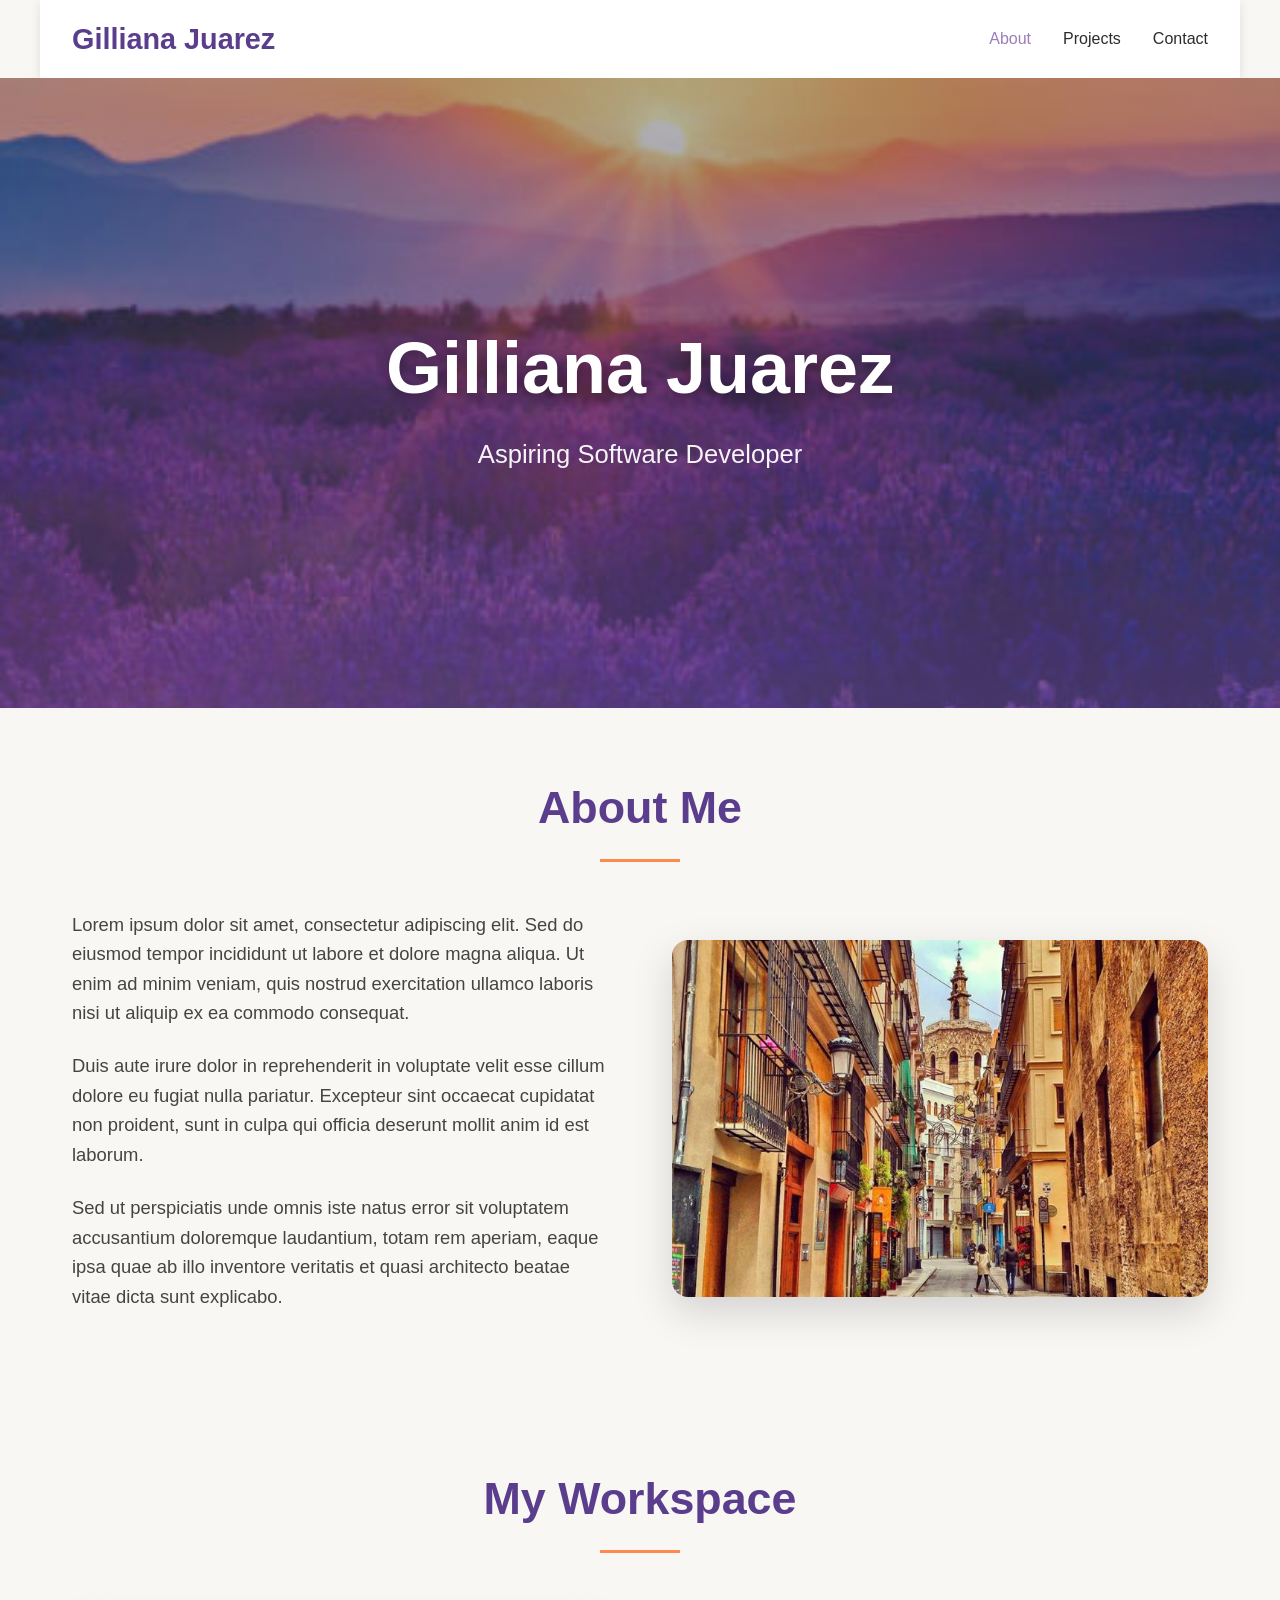
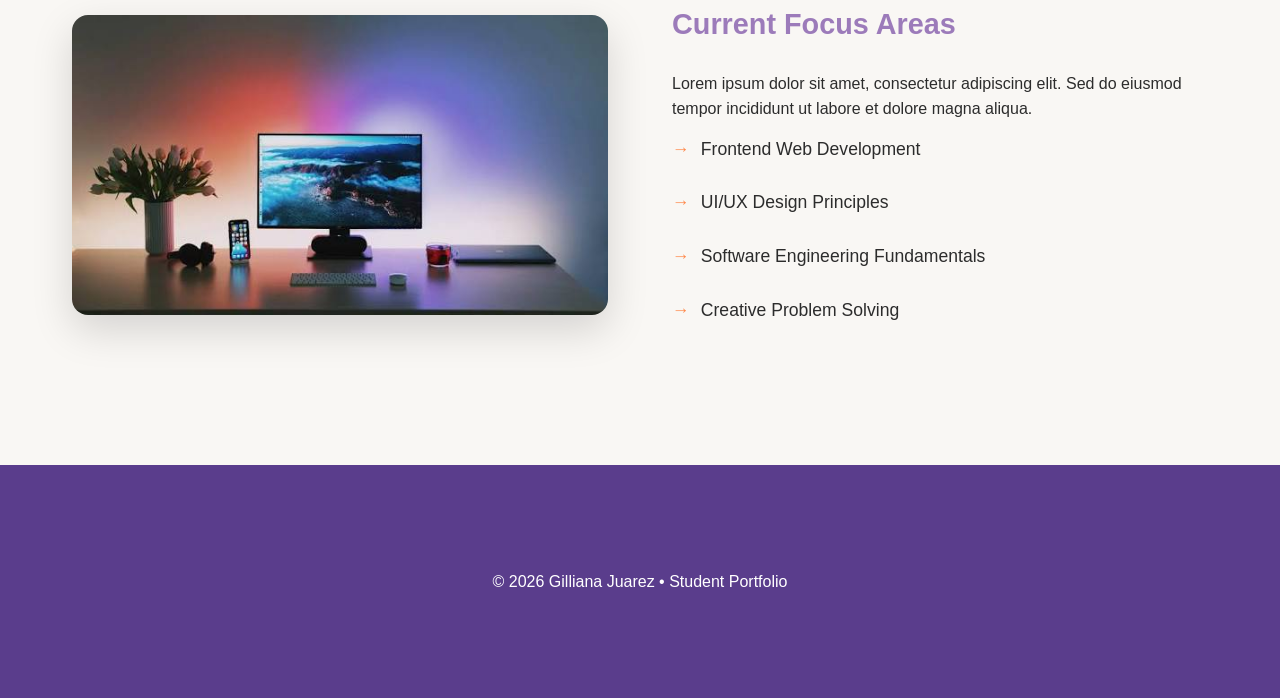
<file: paginasWebSoftware/diseñoWeb/index.html>
<!DOCTYPE html>
<html lang="en">
<head>
    <meta charset="UTF-8">
    <meta name="viewport" content="width=device-width, initial-scale=1.0">
    <title>Gilliana Juarez | About Me</title>
    <link rel="stylesheet" href="styles.css">
</head>
<body>
    <!-- Navigation -->
    <nav>
        <div class="nav-container">
            <div class="logo">Gilliana Juarez</div>
            <ul class="nav-links">
                <li><a href="#" class="active">About</a></li>
                <li><a href="#">Projects</a></li>
                <li><a href="#">Contact</a></li>
            </ul>
        </div>
    </nav>

    <!-- Hero -->
    <header class="hero">
        <img src="assets/lavender-sunset.png" alt="Lavender field at sunset">
        <div class="hero-overlay">
            <h1>Gilliana Juarez</h1>
            <p class="subtitle">Aspiring Software Developer</p>
        </div>
    </header>

    <!-- About Section -->
    <section class="about-section">
        <div class="container">
            <h2>About Me</h2>
            <div class="about-content">
                <div class="about-text">
                    <p>Lorem ipsum dolor sit amet, consectetur adipiscing elit. Sed do eiusmod tempor incididunt ut labore et dolore magna aliqua. Ut enim ad minim veniam, quis nostrud exercitation ullamco laboris nisi ut aliquip ex ea commodo consequat.</p>
                    <p>Duis aute irure dolor in reprehenderit in voluptate velit esse cillum dolore eu fugiat nulla pariatur. Excepteur sint occaecat cupidatat non proident, sunt in culpa qui officia deserunt mollit anim id est laborum.</p>
                    <p>Sed ut perspiciatis unde omnis iste natus error sit voluptatem accusantium doloremque laudantium, totam rem aperiam, eaque ipsa quae ab illo inventore veritatis et quasi architecto beatae vitae dicta sunt explicabo.</p>
                </div>
                <div class="about-image">
                    <img src="assets/city-street.png" alt="European street">
                </div>
            </div>
        </div>
    </section>

    <!-- Workspace Section -->
    <section class="workspace-section">
        <div class="container">
            <h2>My Workspace</h2>
            <div class="workspace-content">
                <div class="workspace-image">
                    <img src="assets/modern-desk.png" alt="Modern workspace">
                </div>
                <div class="workspace-text">
                    <h3>Current Focus Areas</h3>
                    <p>Lorem ipsum dolor sit amet, consectetur adipiscing elit. Sed do eiusmod tempor incididunt ut labore et dolore magna aliqua.</p>
                    <ul>
                        <li>Frontend Web Development</li>
                        <li>UI/UX Design Principles</li>
                        <li>Software Engineering Fundamentals</li>
                        <li>Creative Problem Solving</li>
                    </ul>
                </div>
            </div>
        </div>
    </section>

    <footer>
        <div class="container">
            <p>&copy; 2026 Gilliana Juarez • Student Portfolio</p>
        </div>
    </footer>
</body>
</html>
</file>
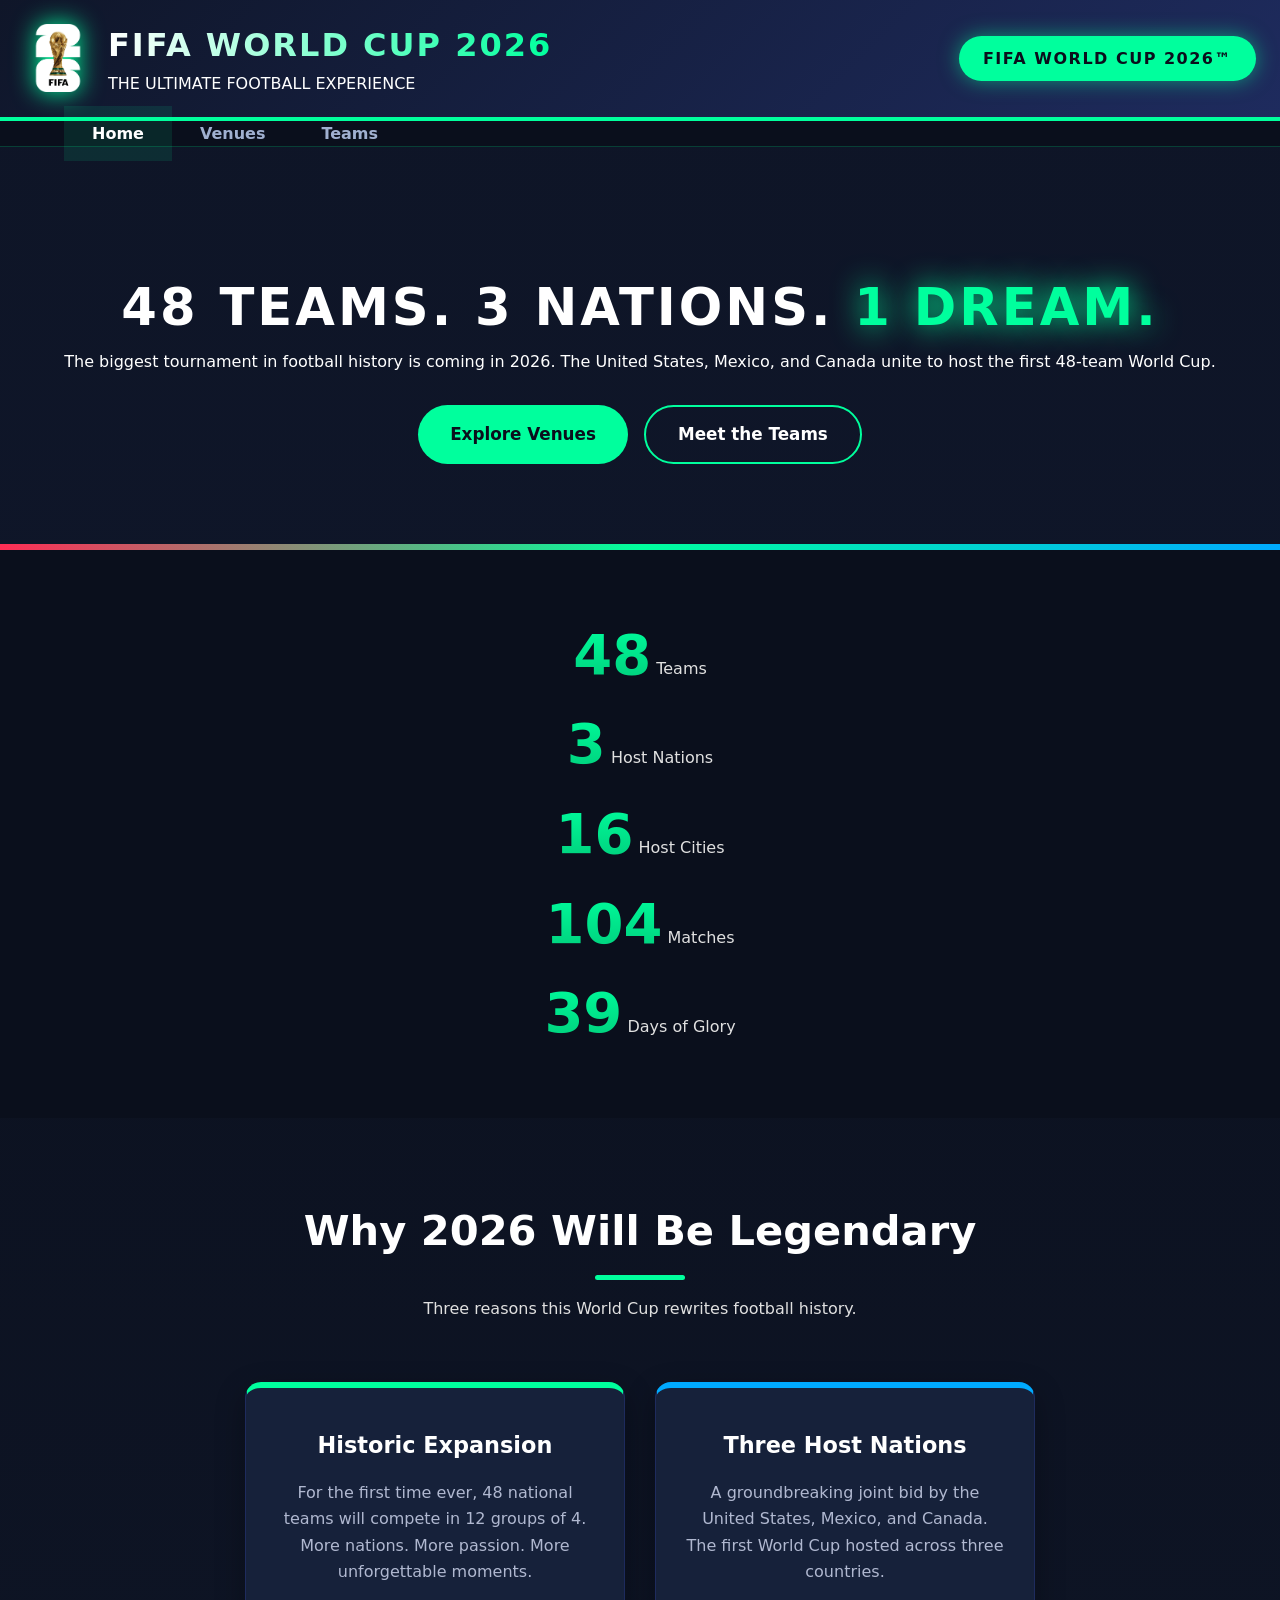
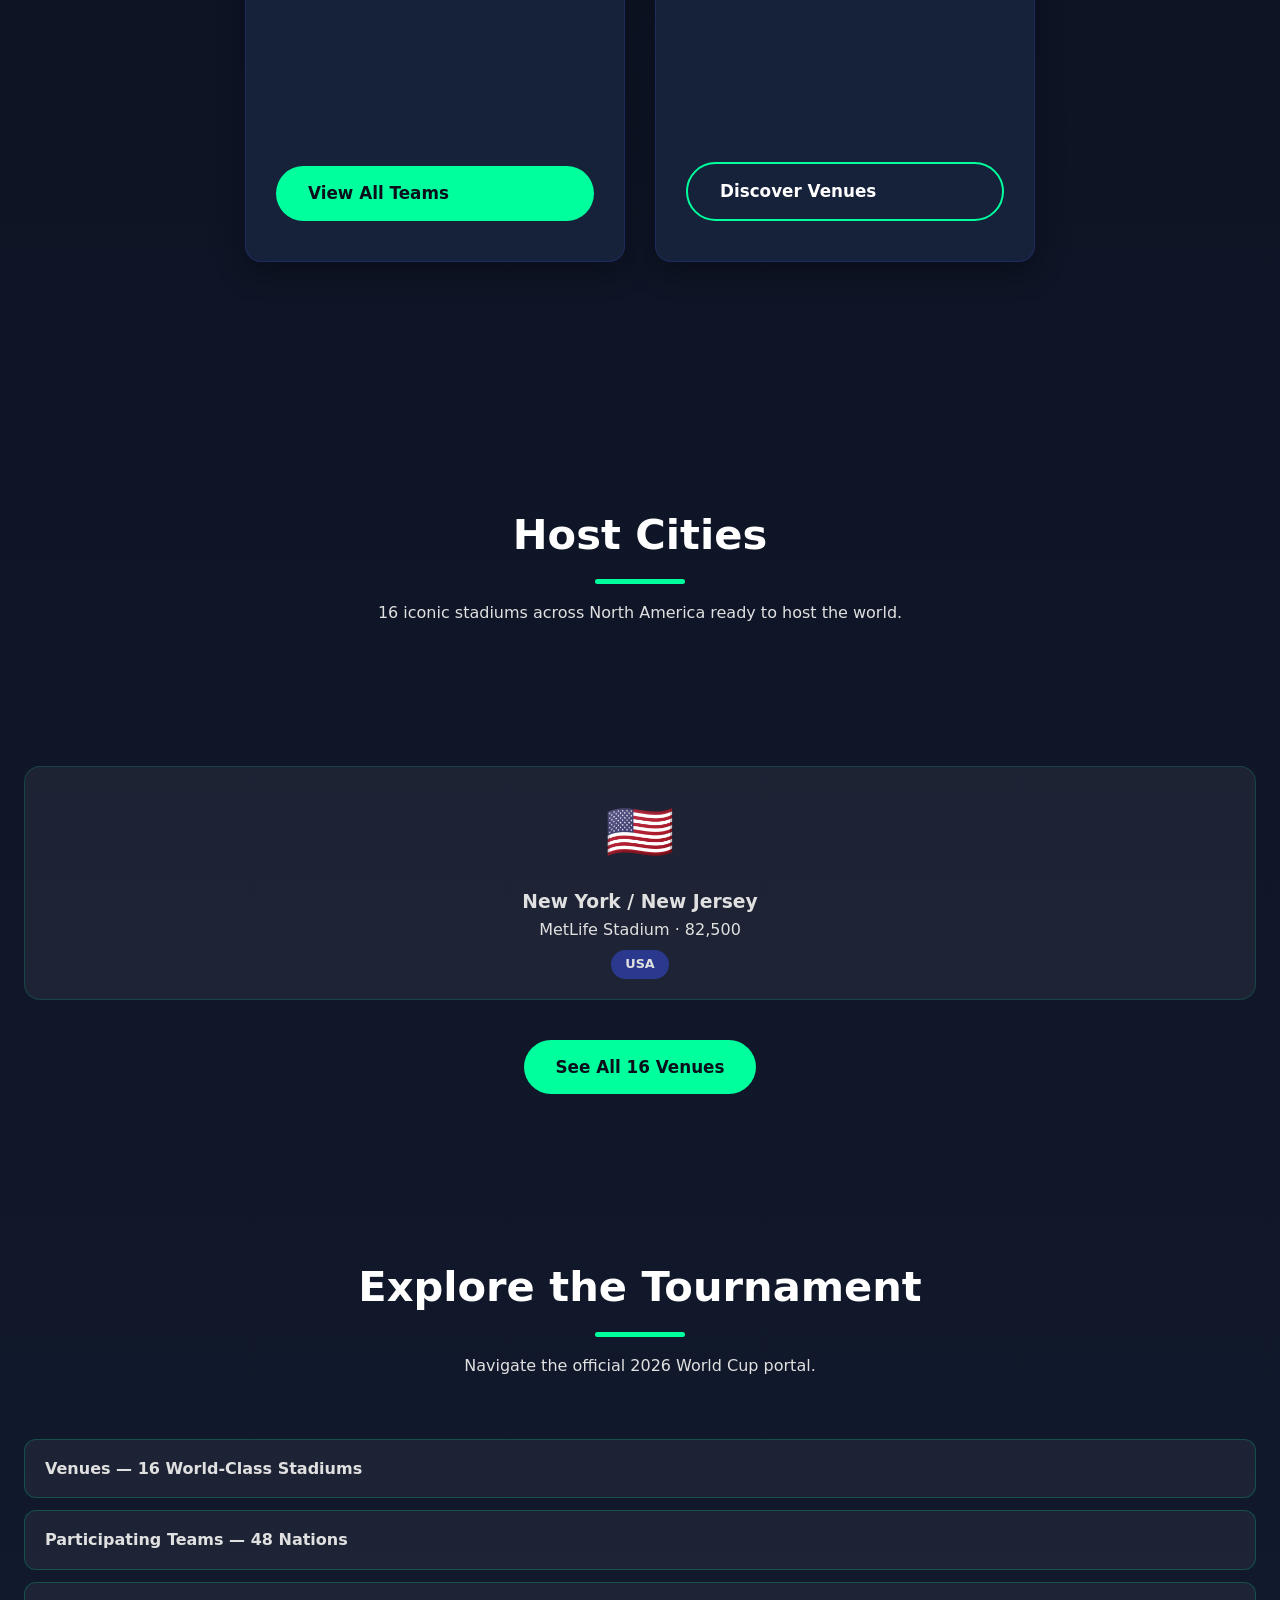
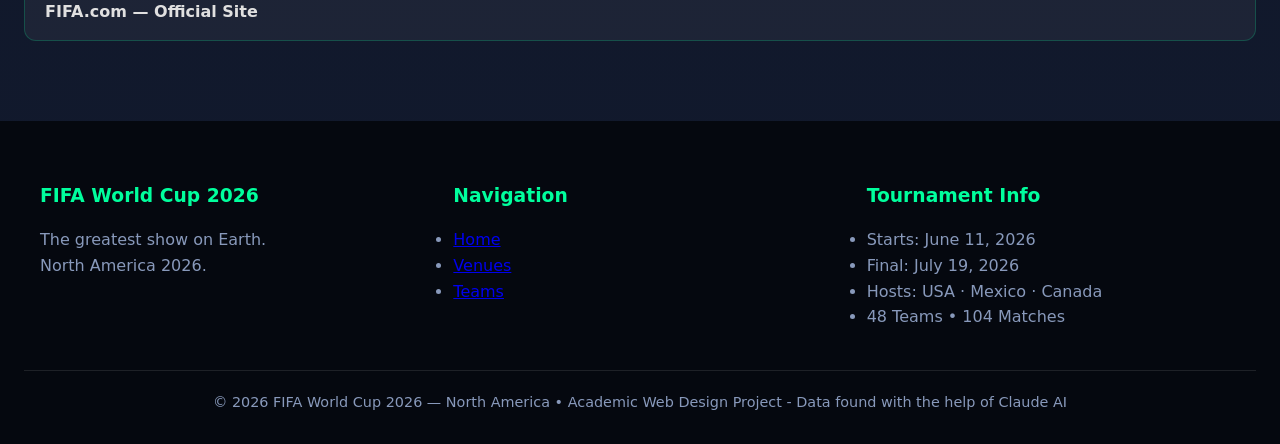
<file: paginasWebSoftware/examenParcial/index.html>
<!DOCTYPE html>
<html lang="en">

<head>
  <meta charset="UTF-8" />
  <meta name="viewport" content="width=device-width, initial-scale=1.0" />
  <title>FIFA World Cup 2026 — The Global Football Festival</title>
  <link rel="stylesheet" href="styles.css" />
</head>

<body>

  <header>
    <div class="header-top">
      <div class="header-logo">
        <img src="./imagines/fifa-world-cup-2026.png" alt="World Cup 2026 Logo" />
        <div class="title-header">
          <h1>FIFA WORLD CUP 2026</h1>
          <span>THE ULTIMATE FOOTBALL EXPERIENCE</span>
        </div>
      </div>
      <div class="header-badge">FIFA WORLD CUP 2026™</div>
    </div>
  </header>

  <nav>
    <ul>
      <li><a href="index.html" class="active">Home</a></li>
      <li><a href="venues.html">Venues</a></li>
      <li><a href="teams.html">Teams</a></li>
    </ul>
  </nav>

  <section class="hero">
    <h2>48 Teams. 3 Nations. <span>1 Dream.</span></h2>
    <p>
      The biggest tournament in football history is coming in 2026.
      The United States, Mexico, and Canada unite to host the first 48-team World Cup.
    </p>
    <div class="hero-buttons">
      <a href="venues.html" class="btn btn-primary">Explore Venues</a>
      <a href="teams.html" class="btn btn-secondary">Meet the Teams</a>
    </div>
  </section>

  <div class="color-bar"></div>

  <div class="quick-stats">
    <div class="container">
      <div class="stat-item">
        <strong>48</strong>
        <span>Teams</span>
      </div>
      <div class="stat-item">
        <strong>3</strong>
        <span>Host Nations</span>
      </div>
      <div class="stat-item">
        <strong>16</strong>
        <span>Host Cities</span>
      </div>
      <div class="stat-item">
        <strong>104</strong>
        <span>Matches</span>
      </div>
      <div class="stat-item">
        <strong>39</strong>
        <span>Days of Glory</span>
      </div>
    </div>
  </div>

  <div class="section">
    <div class="section-title">
      <h2>Why 2026 Will Be Legendary</h2>
      <p>Three reasons this World Cup rewrites football history.</p>
    </div>

    <div class="cards-grid">
      <div class="card card-green">
        <h3>Historic Expansion</h3>
        <p>For the first time ever, 48 national teams will compete in 12 groups of 4. More nations. More passion. More
          unforgettable moments.</p>
        <a href="teams.html" class="btn btn-primary">View All Teams</a>
      </div>

      <div class="card card-blue">
        <h3>Three Host Nations</h3>
        <p>A groundbreaking joint bid by the United States, Mexico, and Canada. The first World Cup hosted across three
          countries.</p>
        <a href="venues.html" class="btn btn-secondary">Discover Venues</a>
      </div>
    </div>
  </div>

  <div class="section">
    <div class="section venues-preview">
      <div class="section-title">
        <h2>Host Cities</h2>
        <p>16 iconic stadiums across North America ready to host the world.</p>
      </div>
    </div>

    <div class="venues-grid">
      <div class="venue-card">
        <span class="venue-flag">🇺🇸</span>
        <div class="venue-info">
          <h3>New York / New Jersey</h3>
          <p>MetLife Stadium · 82,500</p>
          <span class="venue-country usa">USA</span>
        </div>
      </div>
    </div>

    <div class="text-center mt-40">
      <a href="venues.html" class="btn btn-primary">See All 16 Venues</a>
    </div>
  </div>

  <div class="section">
    <div class="section-title">
      <h2>Explore the Tournament</h2>
      <p>Navigate the official 2026 World Cup portal.</p>
    </div>

    <ul class="link-list">
      <li><a href="venues.html"> Venues — 16 World-Class Stadiums</a></li>
      <li><a href="teams.html"> Participating Teams — 48 Nations</a></li>
      <li><a href="https://www.fifa.com" target="_blank" rel="noopener"> FIFA.com — Official Site</a></li>
    </ul>
  </div>

  <footer>
    <div class="footer-content">
      <div class="footer-col">
        <h3>FIFA World Cup 2026</h3>
        <p>The greatest show on Earth.<br />North America 2026.</p>
      </div>
      <div class="footer-col">
        <h3>Navigation</h3>
        <ul>
          <li><a href="index.html">Home</a></li>
          <li><a href="venues.html">Venues</a></li>
          <li><a href="teams.html">Teams</a></li>
        </ul>
      </div>
      <div class="footer-col">
        <h3>Tournament Info</h3>
        <ul>
          <li>Starts: June 11, 2026</li>
          <li>Final: July 19, 2026</li>
          <li>Hosts: USA · Mexico · Canada</li>
          <li>48 Teams • 104 Matches</li>
        </ul>
      </div>
    </div>

    <div class="footer-bottom">
      <p>&copy; 2026 FIFA World Cup 2026 — North America • Academic Web Design Project - Data found with the help of Claude AI</p>
    </div>
  </footer>

</body>

</html>
</file>
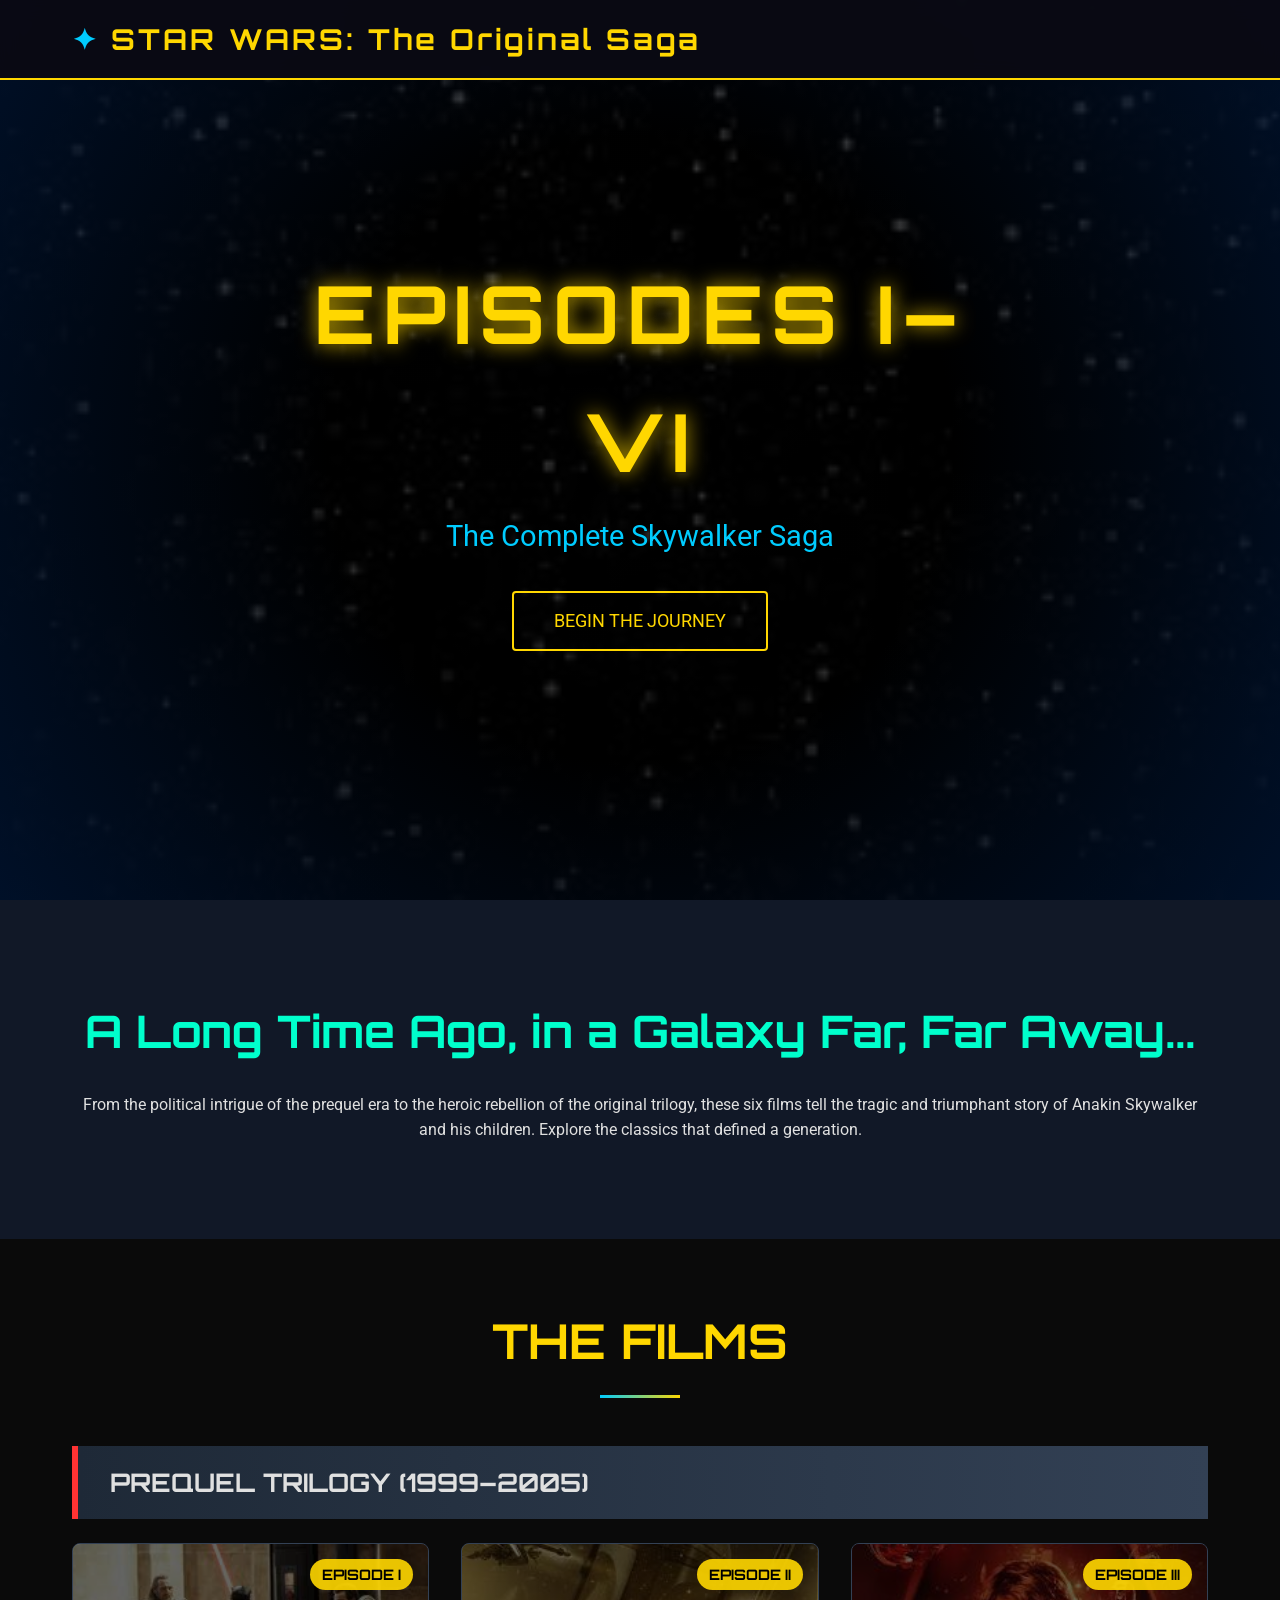
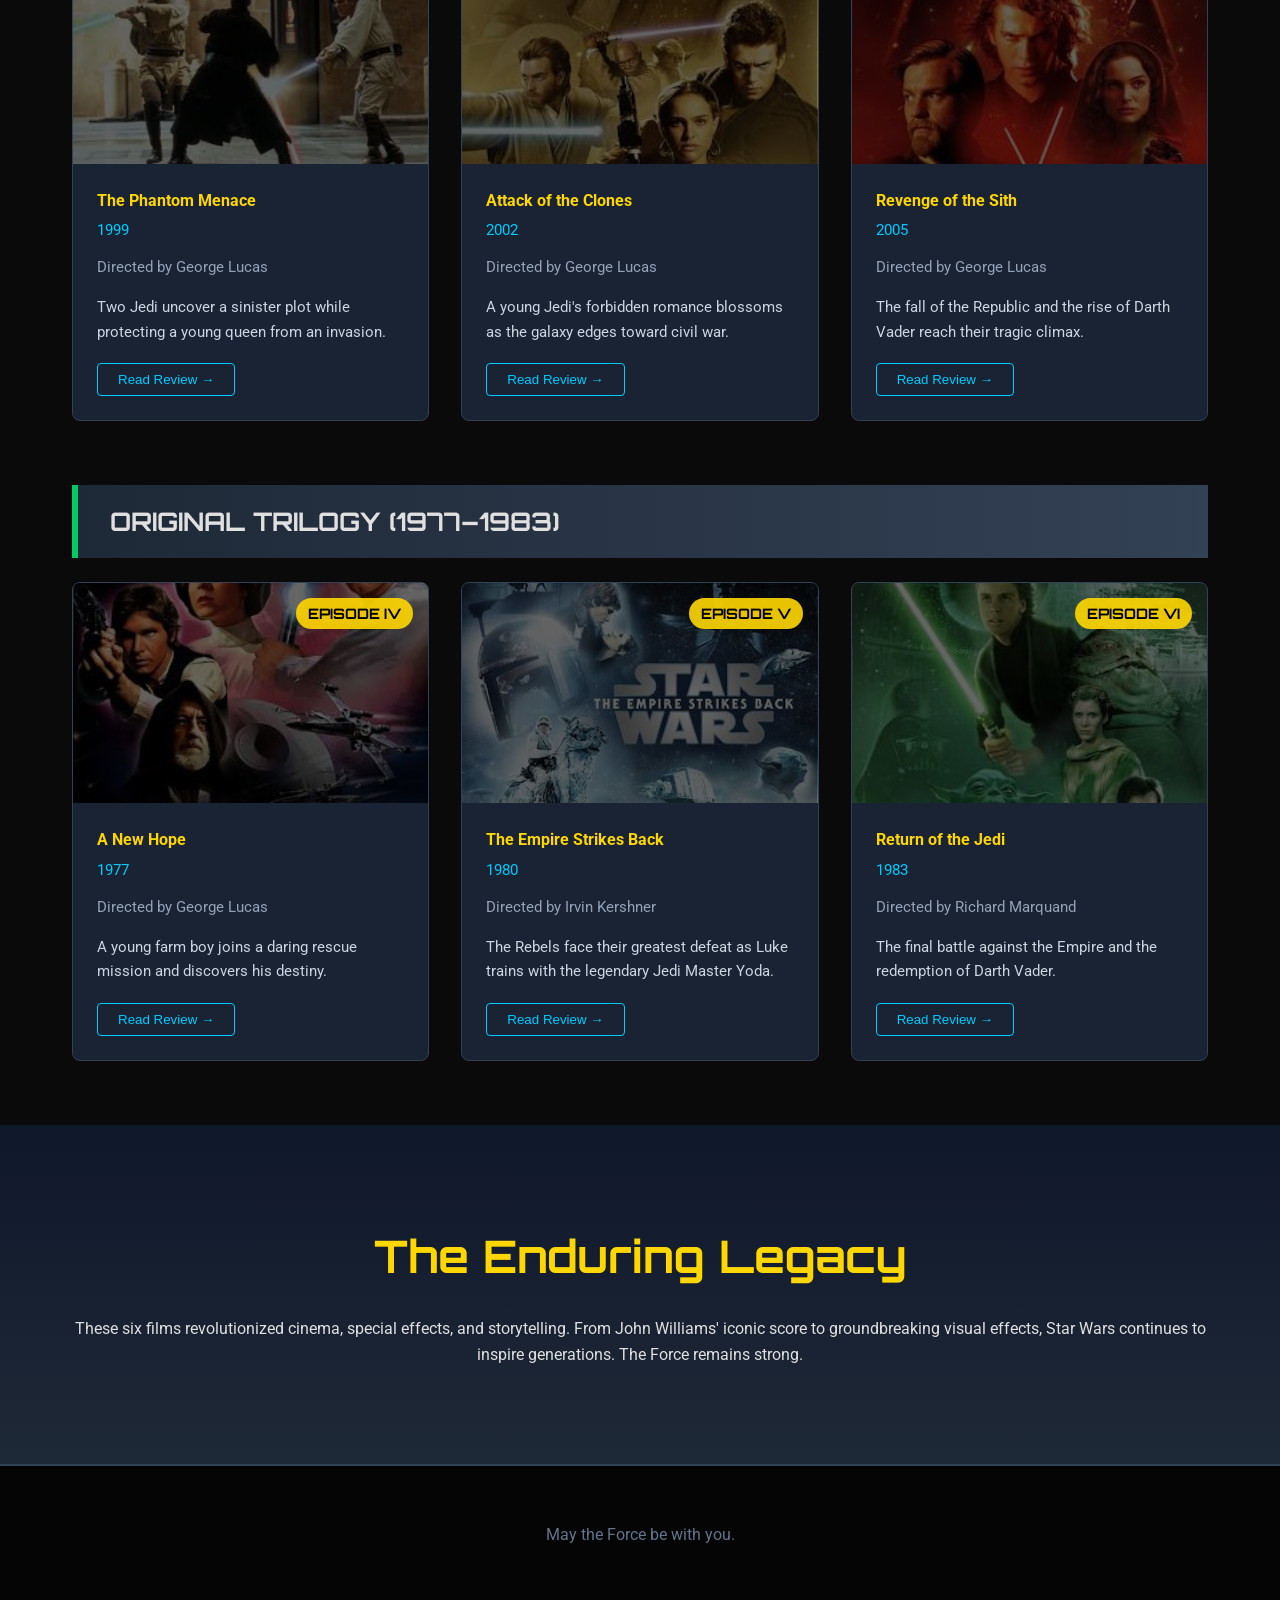
<file: paginasWebSoftware/tarea2/index.html>
<!DOCTYPE html>
<html lang="en">

<head>
    <meta charset="UTF-8">
    <meta name="viewport" content="width=device-width, initial-scale=1.0">
    <title>STAR SAGA | Episodes I-VI</title>
    <link rel="stylesheet" href="styles.css">
    <link
        href="https://fonts.googleapis.com/css2?family=Orbitron:wght@400;700&family=Roboto:wght@300;400;700&display=swap"
        rel="stylesheet">
</head>

<body>
    <nav class="navbar">
        <div class="nav-content">
            <div class="logo">
                <span class="star">✦</span> STAR WARS: The Original Saga
            </div>
        </div>
    </nav>

    <header id="home" class="hero">
        <div class="hero-overlay"></div>
        <div class="hero-content">
            <h1 class="hero-title">EPISODES I–VI</h1>
            <p class="hero-subtitle">The Complete Skywalker Saga</p>
            <a href="#movies" class="cta-button">BEGIN THE JOURNEY</a>
        </div>
    </header>

    <main>
        <section class="intro">
            <div class="container">
                <h2>A Long Time Ago, in a Galaxy Far, Far Away...</h2>
                <p>From the political intrigue of the prequel era to the heroic rebellion of the original trilogy, these
                    six films tell the tragic and triumphant story of Anakin Skywalker and his children. Explore the
                    classics that defined a generation.</p>
            </div>
        </section>

        <section id="movies" class="movies-section">
            <div class="container">
                <h2 class="section-title">THE FILMS</h2>

                <!-- Prequel Trilogy -->
                <div class="trilogy-header">
                    <h3>PREQUEL TRILOGY (1999–2005)</h3>
                </div>

                <div class="movie-grid">
                    <!-- Episode I -->
                    <div class="movie-card">
                        <div class="movie-poster" style="background-image: linear-gradient(rgba(0,0,0,0.6), rgba(0,0,0,0.6)), url('images/ep1.jpeg');">
                            <div class="episode-badge">EPISODE I</div>
                        </div>
                        <div class="movie-info">
                            <h4>The Phantom Menace</h4>
                            <span class="year">1999</span>
                            <p class="director">Directed by George Lucas</p>
                            <p class="short-desc">Two Jedi uncover a sinister plot while protecting a young queen from
                                an invasion.</p>
                            <button class="read-more" onclick="showModal(1)">Read Review →</button>
                        </div>
                    </div>

                    <!-- Episode II -->
                    <div class="movie-card">
                        <div class="movie-poster"
                            style="background-image: linear-gradient(rgba(0,0,0,0.6), rgba(0,0,0,0.6)), url('images/ep2.jpeg');">
                            <div class="episode-badge">EPISODE II</div>
                        </div>
                        <div class="movie-info">
                            <h4>Attack of the Clones</h4>
                            <span class="year">2002</span>
                            <p class="director">Directed by George Lucas</p>
                            <p class="short-desc">A young Jedi's forbidden romance blossoms as the galaxy edges toward
                                civil war.</p>
                            <button class="read-more" onclick="showModal(2)">Read Review →</button>
                        </div>
                    </div>

                    <!-- Episode III -->
                    <div class="movie-card">
                        <div class="movie-poster"
                            style="background-image: linear-gradient(rgba(0,0,0,0.6), rgba(0,0,0,0.6)), url('images/ep3.jpeg');">
                            <div class="episode-badge">EPISODE III</div>
                        </div>
                        <div class="movie-info">
                            <h4>Revenge of the Sith</h4>
                            <span class="year">2005</span>
                            <p class="director">Directed by George Lucas</p>
                            <p class="short-desc">The fall of the Republic and the rise of Darth Vader reach their
                                tragic climax.</p>
                            <button class="read-more" onclick="showModal(3)">Read Review →</button>
                        </div>
                    </div>
                </div>

                <!-- Original Trilogy -->
                <div class="trilogy-header originals">
                    <h3>ORIGINAL TRILOGY (1977–1983)</h3>
                </div>

                <div class="movie-grid">
                    <!-- Episode IV -->
                    <div class="movie-card">
                        <div class="movie-poster"
                            style="background-image: linear-gradient(rgba(0,0,0,0.6), rgba(0,0,0,0.6)), url('images/ep4.jpeg');">
                            <div class="episode-badge">EPISODE IV</div>
                        </div>
                        <div class="movie-info">
                            <h4>A New Hope</h4>
                            <span class="year">1977</span>
                            <p class="director">Directed by George Lucas</p>
                            <p class="short-desc">A young farm boy joins a daring rescue mission and discovers his
                                destiny.</p>
                            <button class="read-more" onclick="showModal(4)">Read Review →</button>
                        </div>
                    </div>

                    <!-- Episode V -->
                    <div class="movie-card">
                        <div class="movie-poster"
                            style="background-image: linear-gradient(rgba(0,0,0,0.6), rgba(0,0,0,0.6)), url('images/ep5.jpeg');">
                            <div class="episode-badge">EPISODE V</div>
                        </div>
                        <div class="movie-info">
                            <h4>The Empire Strikes Back</h4>
                            <span class="year">1980</span>
                            <p class="director">Directed by Irvin Kershner</p>
                            <p class="short-desc">The Rebels face their greatest defeat as Luke trains with the
                                legendary Jedi Master Yoda.</p>
                            <button class="read-more" onclick="showModal(5)">Read Review →</button>
                        </div>
                    </div>

                    <!-- Episode VI -->
                    <div class="movie-card">
                        <div class="movie-poster"
                            style="background-image: linear-gradient(rgba(0,0,0,0.6), rgba(0,0,0,0.6)), url('images/ep6.jpeg');">
                            <div class="episode-badge">EPISODE VI</div>
                        </div>
                        <div class="movie-info">
                            <h4>Return of the Jedi</h4>
                            <span class="year">1983</span>
                            <p class="director">Directed by Richard Marquand</p>
                            <p class="short-desc">The final battle against the Empire and the redemption of Darth Vader.
                            </p>
                            <button class="read-more" onclick="showModal(6)">Read Review →</button>
                        </div>
                    </div>
                </div>
            </div>
        </section>

        <section id="legacy" class="legacy">
            <div class="container">
                <h2>The Enduring Legacy</h2>
                <p>These six films revolutionized cinema, special effects, and storytelling. From John Williams' iconic
                    score to groundbreaking visual effects, Star Wars continues to inspire generations. The Force
                    remains strong.</p>
            </div>
        </section>
    </main>

    <footer>
        <div class="container">
            <p>May the Force be with you.</p>
        </div>
    </footer>

    <!-- Modal -->
    <div id="movieModal" class="modal">
        <div class="modal-content">
            <span class="close" onclick="closeModal()">×</span>
            <div id="modal-body"></div>
        </div>
    </div>

    <script>
        const movieData = {
            1: {
                title: "Episode I: The Phantom Menace",
                year: "1999",
                content: `<h3>The Phantom Menace (1999)</h3>
                <p>George Lucas returned to Star Wars after 16 years with a visually stunning prequel that explores the origins of Anakin Skywalker and the political machinations that would lead to the fall of the Republic.</p>
                <p><strong>Highlights:</strong> The epic pod race sequence, Duel of the Fates, and the introduction of Darth Maul.</p>`
            },
            2: {
                title: "Episode II: Attack of the Clones",
                year: "2002",
                content: `<h3>Attack of the Clones (2002)</h3>
                <p>The Republic teeters on the brink of civil war as Anakin and Padmé's forbidden romance develops. Massive clone armies are revealed as the stage is set for the Clone Wars.</p>`
            },
            3: {
                title: "Episode III: Revenge of the Sith",
                year: "2005",
                content: `<h3>Revenge of the Sith (2005)</h3>
                <p>The darkest chapter. Order 66 is executed, the Jedi are hunted, and Anakin Skywalker fully embraces the dark side to become Darth Vader. A masterpiece of tragedy.</p>`
            },
            4: {
                title: "Episode IV: A New Hope",
                year: "1977",
                content: `<h3>A New Hope (1977)</h3>
                <p>The film that started it all. Luke Skywalker leaves Tatooine, meets Obi-Wan Kenobi, and joins the Rebel Alliance to destroy the Death Star.</p>`
            },
            5: {
                title: "Episode V: The Empire Strikes Back",
                year: "1980",
                content: `<h3>The Empire Strikes Back (1980)</h3>
                <p>Widely regarded as the best Star Wars film. "I am your father." Iconic twists, Yoda's training, and the Battle of Hoth make this a masterpiece.</p>`
            },
            6: {
                title: "Episode VI: Return of the Jedi",
                year: "1983",
                content: `<h3>Return of the Jedi (1983)</h3>
                <p>The saga concludes with the Battle of Endor, the destruction of the second Death Star, and the redemption of Anakin Skywalker.</p>`
            }
        };

        function showModal(ep) {
            const modal = document.getElementById('movieModal');
            const body = document.getElementById('modal-body');
            body.innerHTML = movieData[ep].content;
            modal.style.display = 'block';
        }

        function closeModal() {
            document.getElementById('movieModal').style.display = 'none';
        }

        // Close modal when clicking outside
        window.onclick = function (event) {
            const modal = document.getElementById('movieModal');
            if (event.target === modal) {
                modal.style.display = 'none';
            }
        }
    </script>
</body>

</html>
</file>
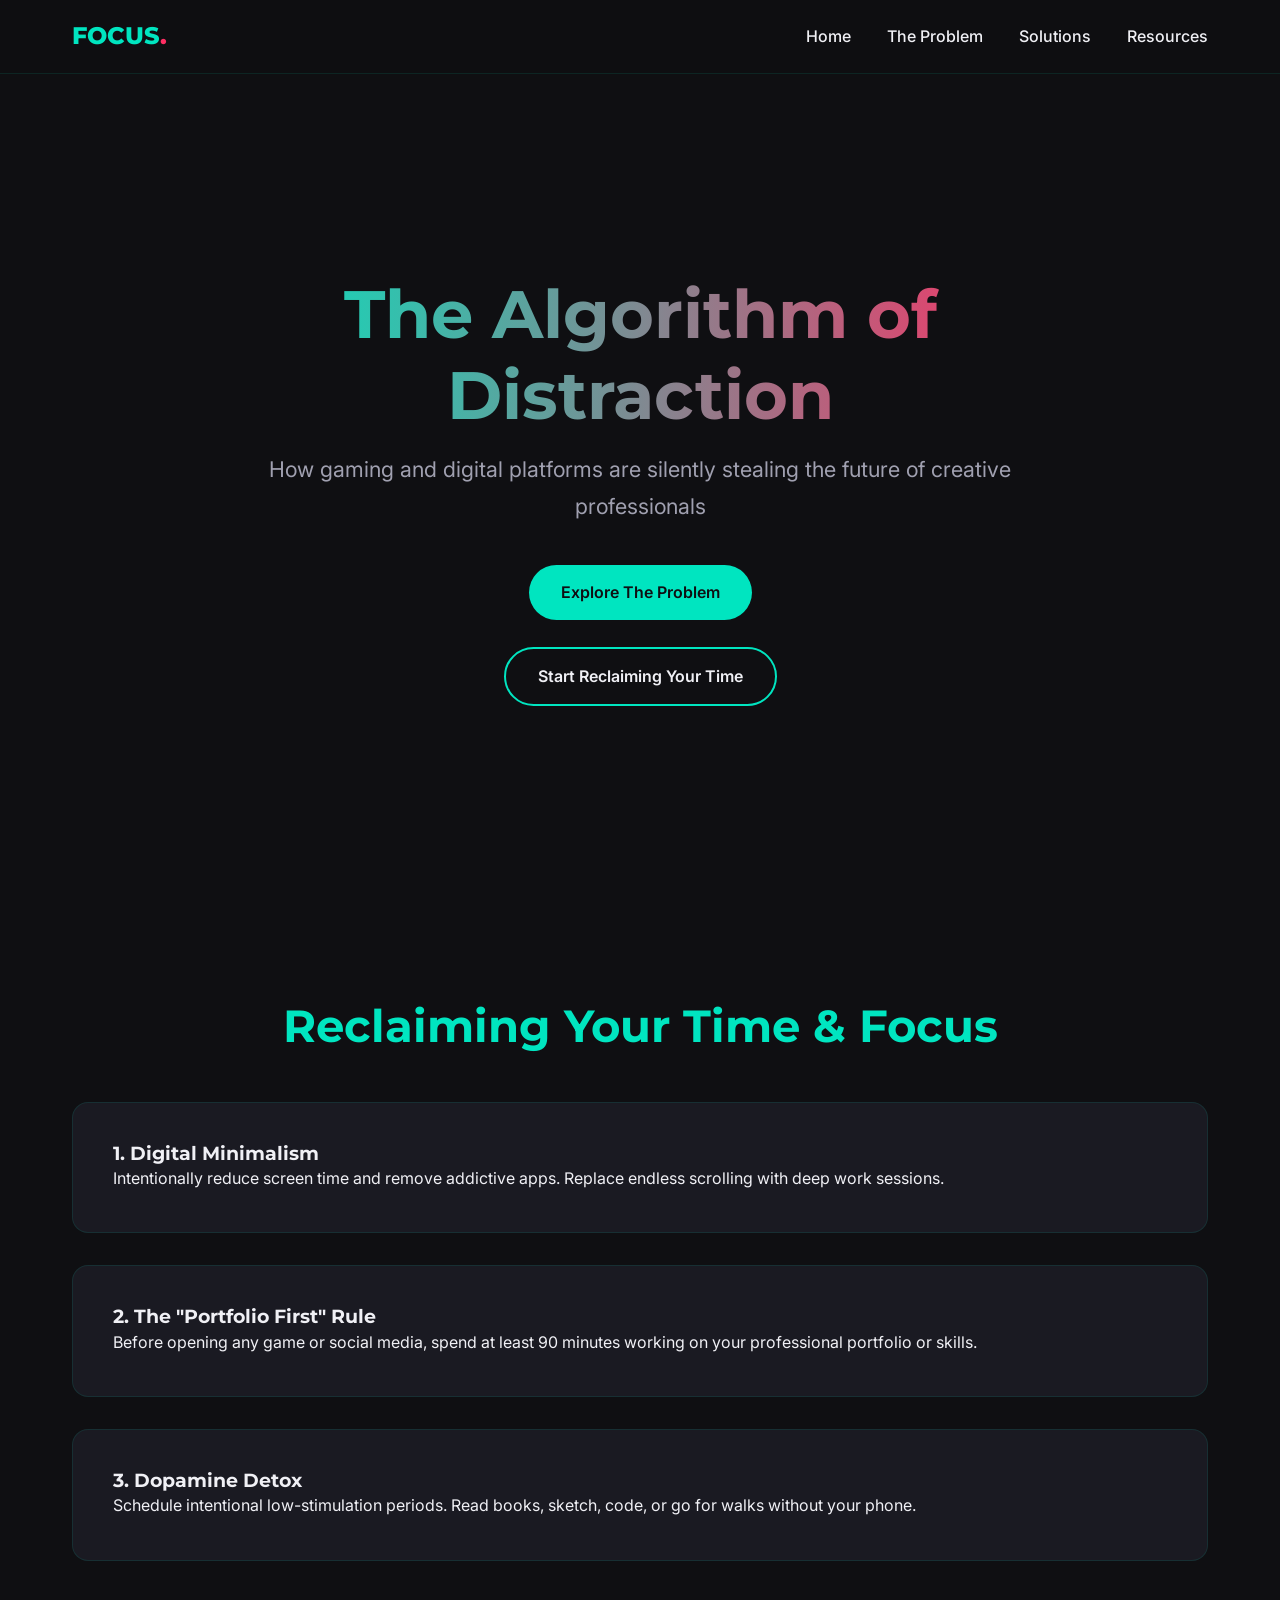
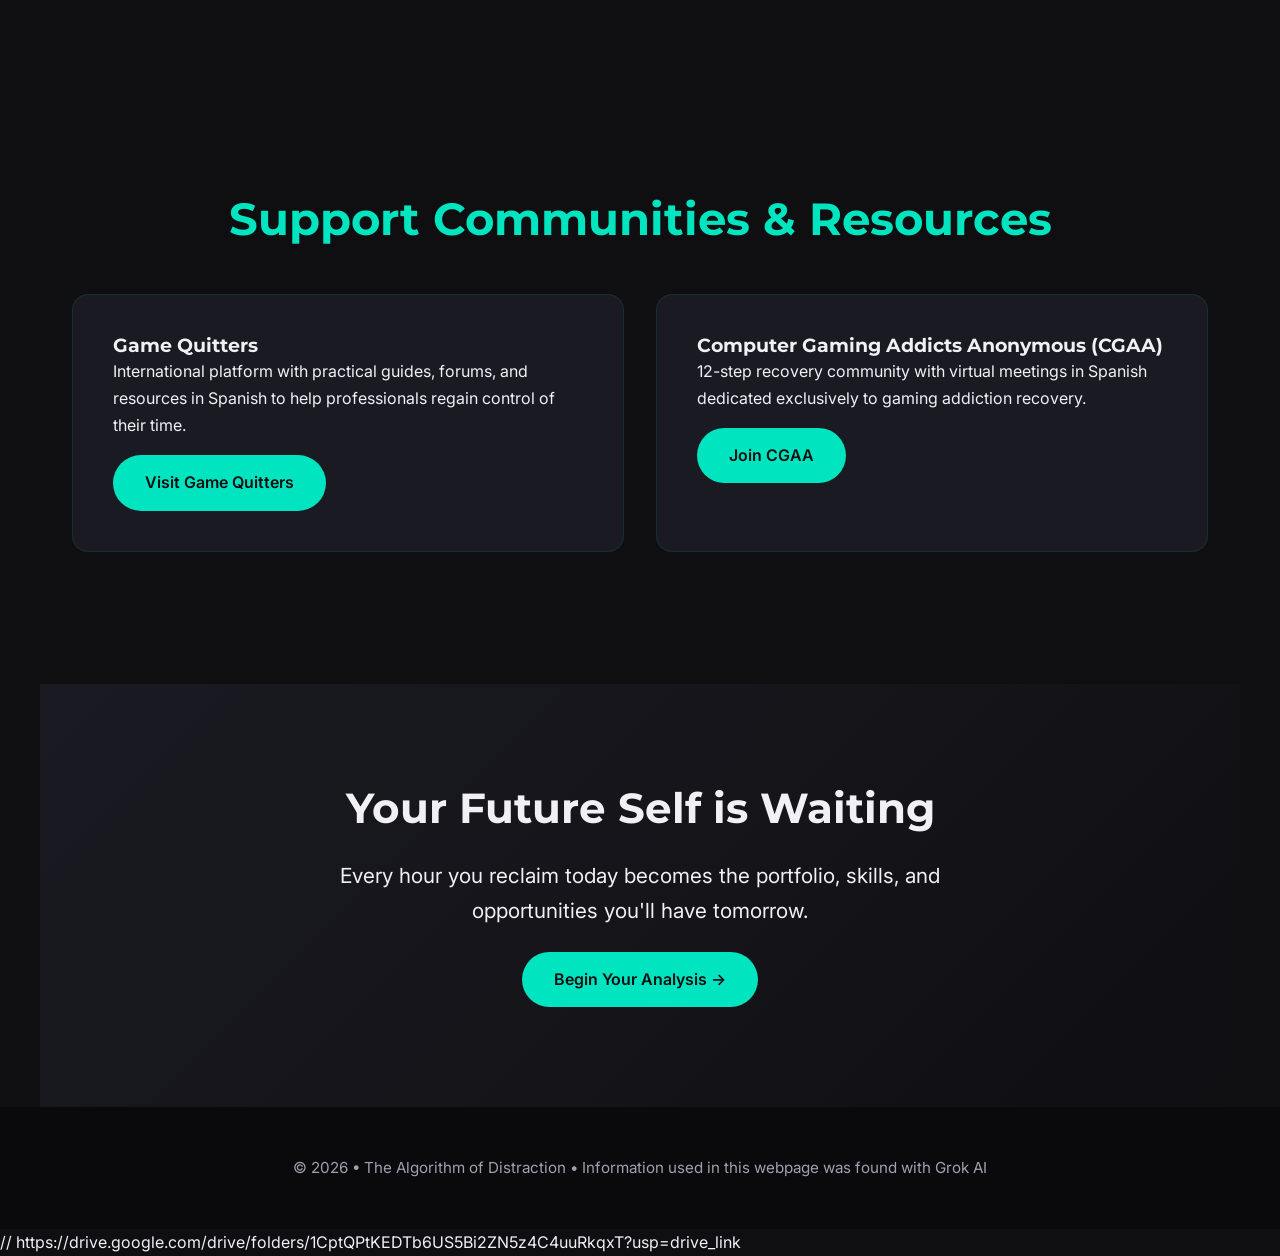
<file: paginasWebSoftware/tarea6/index.html>
<!DOCTYPE html>
<html lang="en">
<head>
    <meta charset="UTF-8">
    <meta name="viewport" content="width=device-width, initial-scale=1.0">
    <title>The Algorithm of Distraction | Reclaim Your Focus</title>
    <link rel="stylesheet" href="css/styles.css">
</head>
<body>

    <nav>
        <div class="nav-container">
            <a href="index.html" class="logo">FOCUS<span style="color:#FF2E63">.</span></a>
            <div class="nav-links">
                <a href="index.html">Home</a>
                <a href="problem.html">The Problem</a>
                <a href="#solutions">Solutions</a>
                <a href="#resources">Resources</a>
            </div>
        </div>
    </nav>

    <section class="hero">
        <div class="hero-content">
            <h1>The Algorithm of Distraction</h1>
            <p>How gaming and digital platforms are silently stealing the future of creative professionals</p>
            <a href="problem.html" class="btn btn-primary">Explore The Problem</a>
            <br><br>
            <a href="#solutions" class="btn btn-secondary">Start Reclaiming Your Time</a>
        </div>
    </section>

    <section class="section" id="solutions">
        <h2 class="section-title">Reclaiming Your Time & Focus</h2>
        <div class="card">
            <h3>1. Digital Minimalism</h3>
            <p>Intentionally reduce screen time and remove addictive apps. Replace endless scrolling with deep work sessions.</p>
        </div>
        <div class="card">
            <h3>2. The "Portfolio First" Rule</h3>
            <p>Before opening any game or social media, spend at least 90 minutes working on your professional portfolio or skills.</p>
        </div>
        <div class="card">
            <h3>3. Dopamine Detox</h3>
            <p>Schedule intentional low-stimulation periods. Read books, sketch, code, or go for walks without your phone.</p>
        </div>
    </section>

    <section class="section" id="resources">
        <h2 class="section-title">Support Communities & Resources</h2>
        <div class="resource-grid">
            <div class="card">
                <h3>Game Quitters</h3>
                <p>International platform with practical guides, forums, and resources in Spanish to help professionals regain control of their time.</p>
                <a href="https://gamequitters.com/" target="_blank" class="btn btn-primary" style="margin-top: 1rem;">Visit Game Quitters</a>
            </div>
            <div class="card">
                <h3>Computer Gaming Addicts Anonymous (CGAA)</h3>
                <p>12-step recovery community with virtual meetings in Spanish dedicated exclusively to gaming addiction recovery.</p>
                <a href="https://www.gamingaddictsanonymous.org/" target="_blank" class="btn btn-primary" style="margin-top: 1rem;">Join CGAA</a>
            </div>
        </div>
    </section>

    <section class="section" style="text-align:center; background: linear-gradient(135deg, #1A1A22, #0F0F12);">
        <h2 style="font-size: 2.6rem;">Your Future Self is Waiting</h2>
        <p style="font-size: 1.3rem; max-width: 700px; margin: 1.5rem auto;">Every hour you reclaim today becomes the portfolio, skills, and opportunities you'll have tomorrow.</p>
        <a href="problem.html" class="btn btn-primary">Begin Your Analysis →</a>
    </section>

    <footer>
        <p>&copy; 2026 • The Algorithm of Distraction • Information used in this webpage was found with Grok AI</p>
    </footer>

</body>
</html>


// https://drive.google.com/drive/folders/1CptQPtKEDTb6US5Bi2ZN5z4C4uuRkqxT?usp=drive_link
</file>
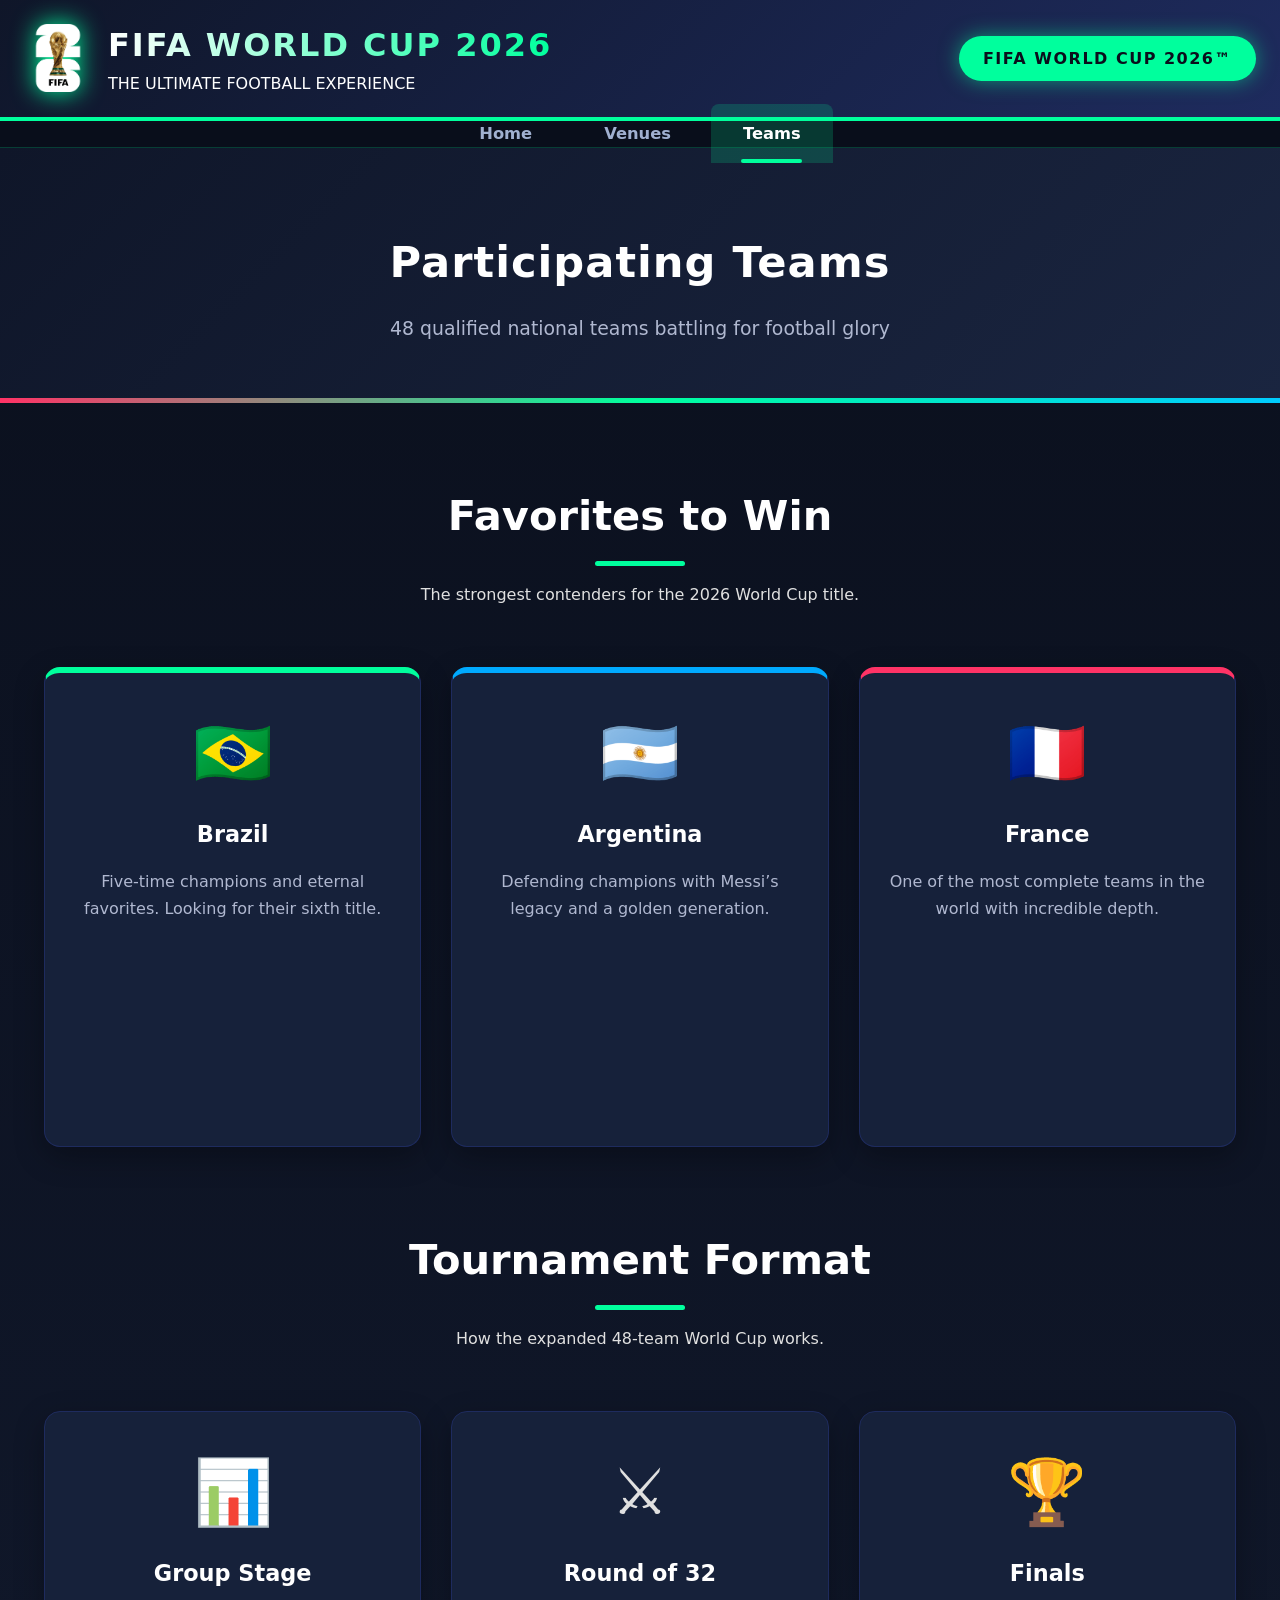
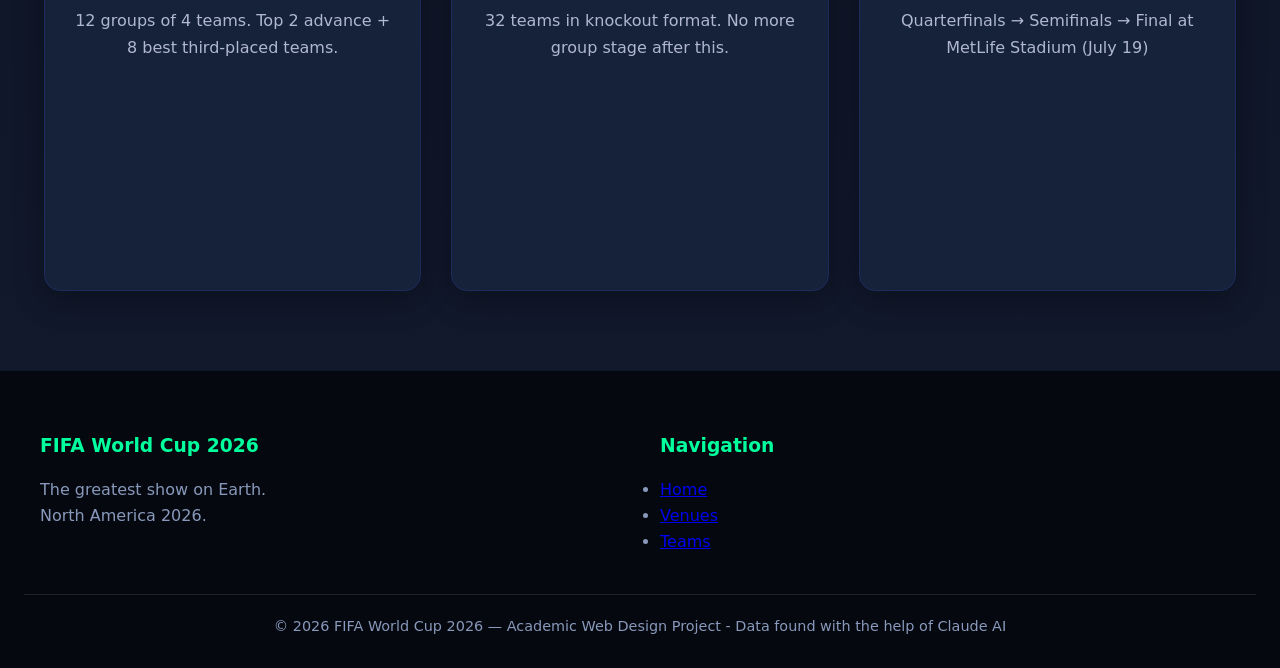
<file: paginasWebSoftware/examenParcial/teams.html>
<!DOCTYPE html>
<html lang="en">
<head>
  <meta charset="UTF-8" />
  <meta name="viewport" content="width=device-width, initial-scale=1.0" />
  <title>Teams — FIFA World Cup 2026</title>
  <link rel="stylesheet" href="./styles.css" />
</head>
<body class="subpage">

  <header>
    <div class="header-top">
      <div class="header-logo">
        <img src="./imagines/fifa-world-cup-2026.png" alt="World Cup 2026 Logo" />
        <div class="title-header">
          <h1>FIFA WORLD CUP 2026</h1>
          <span>THE ULTIMATE FOOTBALL EXPERIENCE</span>
        </div>
      </div>
      <div class="header-badge">FIFA WORLD CUP 2026™</div>
    </div>
  </header>

  <nav>
    <ul>
      <li><a href="index.html">Home</a></li>
      <li><a href="venues.html">Venues</a></li>
      <li><a href="teams.html" class="active">Teams</a></li>

    </ul>
  </nav>

  <section class="hero-mini">
    <h1>Participating Teams</h1>
    <p>48 qualified national teams battling for football glory</p>
  </section>

  <div class="color-bar"></div>

  <div class="section">
    <div class="section-title">
      <h2>Favorites to Win</h2>
      <p>The strongest contenders for the 2026 World Cup title.</p>
    </div>

    <div class="cards-grid">
      <div class="card card-green">
        <div class="card-icon">🇧🇷</div>
        <h3>Brazil</h3>
        <p>Five-time champions and eternal favorites. Looking for their sixth title.</p>
      </div>
      <div class="card card-blue">
        <div class="card-icon">🇦🇷</div>
        <h3>Argentina</h3>
        <p>Defending champions with Messi’s legacy and a golden generation.</p>
      </div>
      <div class="card card-red">
        <div class="card-icon">🇫🇷</div>
        <h3>France</h3>
        <p>One of the most complete teams in the world with incredible depth.</p>
      </div>
    </div>

    <div class="section-title" style="margin-top: 80px;">
      <h2>Tournament Format</h2>
      <p>How the expanded 48-team World Cup works.</p>
    </div>

    <div class="cards-grid">
      <div class="card">
        <div class="card-icon">📊</div>
        <h3>Group Stage</h3>
        <p>12 groups of 4 teams. Top 2 advance + 8 best third-placed teams.</p>
      </div>
      <div class="card">
        <div class="card-icon">⚔️</div>
        <h3>Round of 32</h3>
        <p>32 teams in knockout format. No more group stage after this.</p>
      </div>
      <div class="card">
        <div class="card-icon">🏆</div>
        <h3>Finals</h3>
        <p>Quarterfinals → Semifinals → Final at MetLife Stadium (July 19)</p>
      </div>
    </div>
  </div>

  <footer>
    <div class="footer-content">
      <div class="footer-col">
        <h3>FIFA World Cup 2026</h3>
        <p>The greatest show on Earth.<br />North America 2026.</p>
      </div>
      <div class="footer-col">
        <h3>Navigation</h3>
        <ul>
          <li><a href="index.html">Home</a></li>
          <li><a href="venues.html">Venues</a></li>
          <li><a href="teams.html">Teams</a></li>
        </ul>
      </div>
    </div>
    <div class="footer-bottom">
      <p>&copy; 2026 FIFA World Cup 2026 — Academic Web Design Project - Data found with the help of Claude AI</p>
    </div>
  </footer>

</body>
</html>
</file>
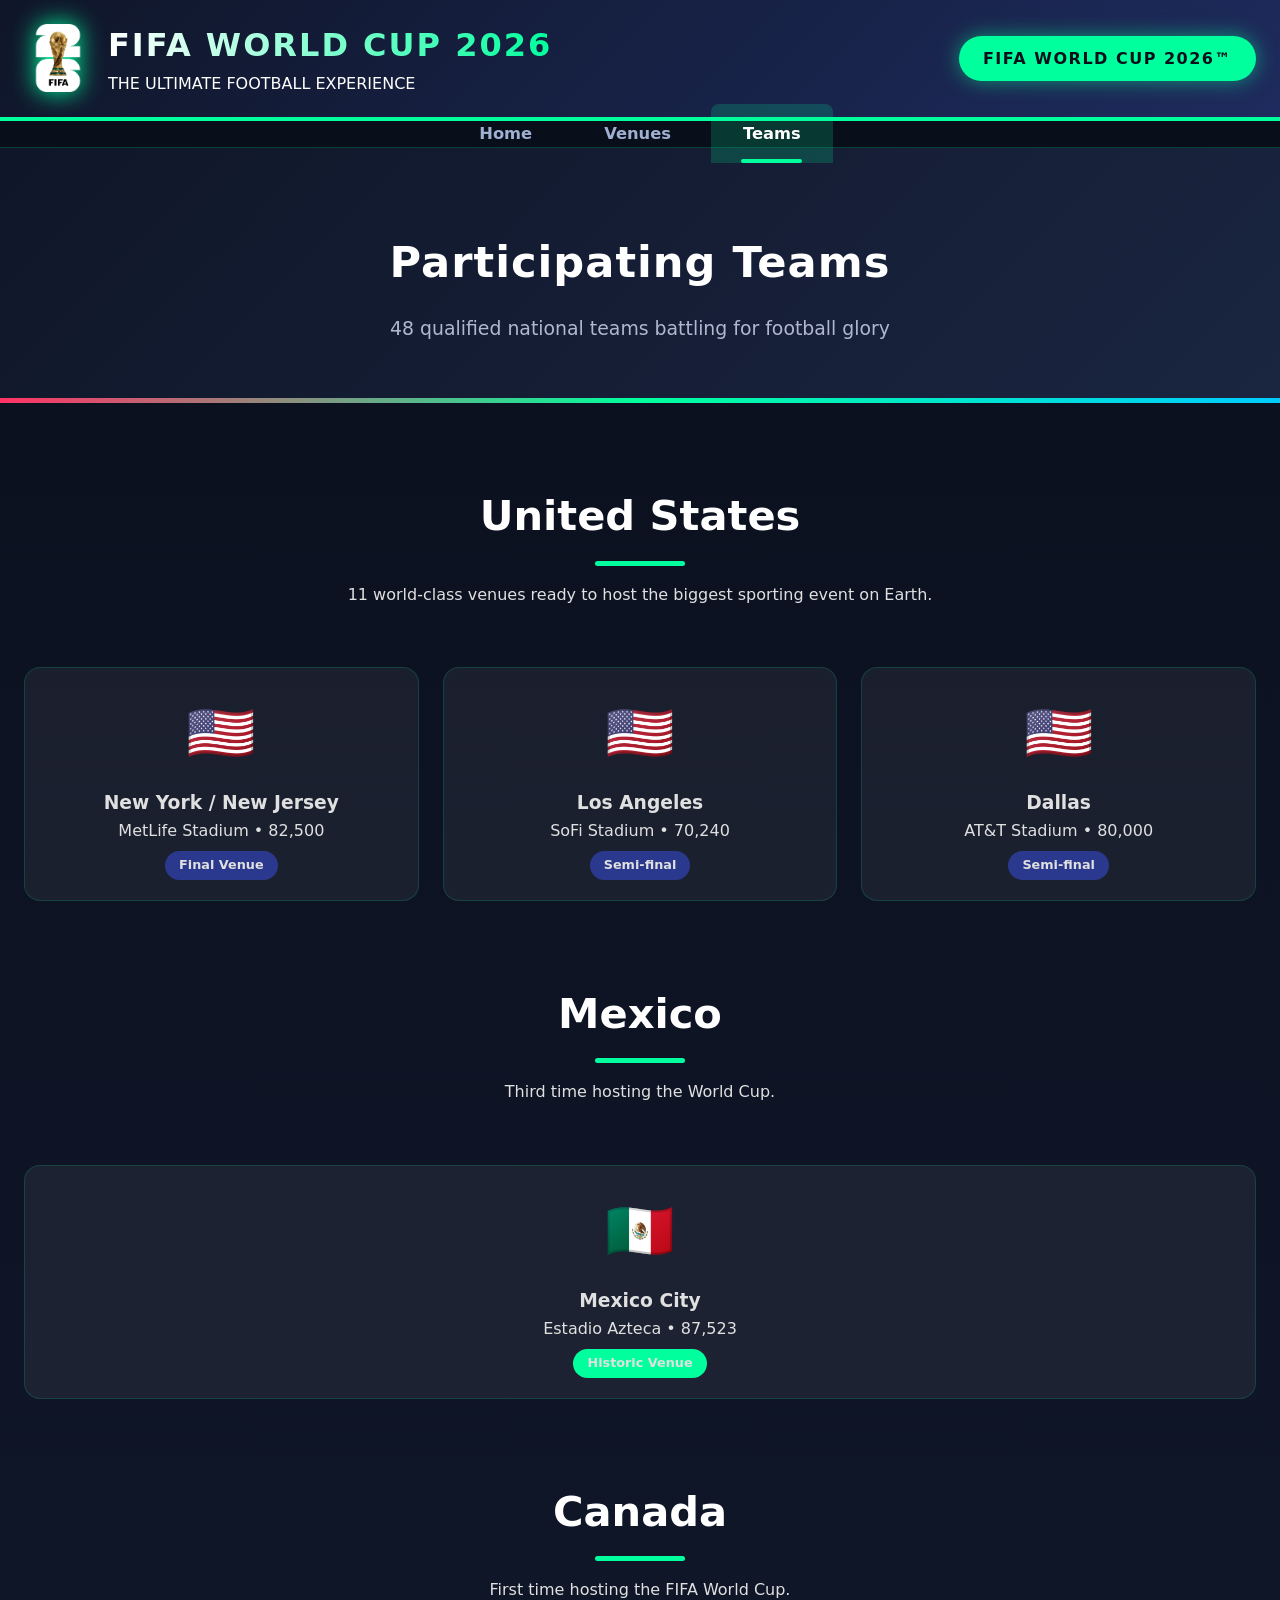
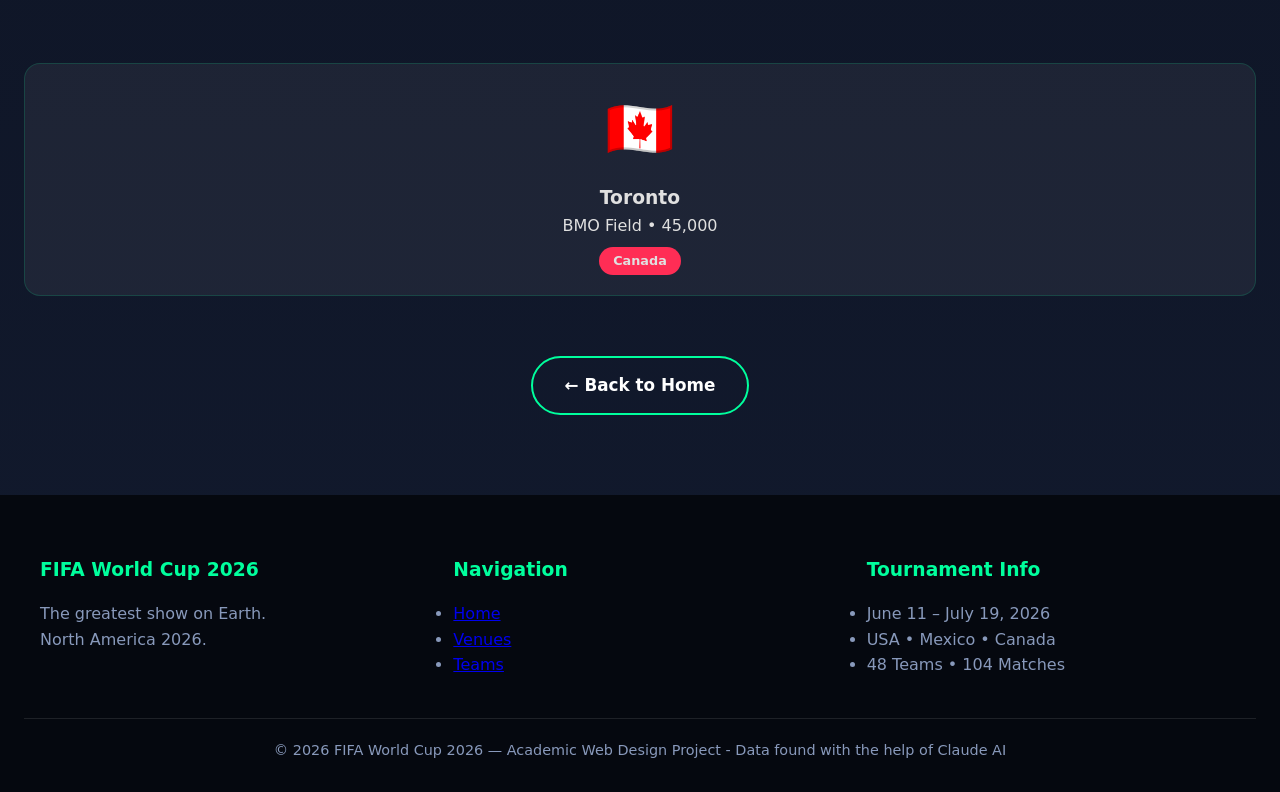
<file: paginasWebSoftware/examenParcial/venues.html>
<!DOCTYPE html>
<html lang="en">
<head>
  <meta charset="UTF-8" />
  <meta name="viewport" content="width=device-width, initial-scale=1.0" />
  <title>Venues — FIFA World Cup 2026</title>
  <link rel="stylesheet" href="./styles.css" />
</head>
<body class="subpage">

  <header>
    <div class="header-top">
      <div class="header-logo">
        <img src="./imagines/fifa-world-cup-2026.png" alt="World Cup 2026 Logo" />
        <div class="title-header">
          <h1>FIFA WORLD CUP 2026</h1>
          <span>THE ULTIMATE FOOTBALL EXPERIENCE</span>
        </div>
      </div>
      <div class="header-badge">FIFA WORLD CUP 2026™</div>
    </div>
  </header>

<nav>
    <ul>
      <li><a href="index.html">Home</a></li>
      <li><a href="venues.html">Venues</a></li>
      <li><a href="teams.html" class="active">Teams</a></li>

    </ul>
  </nav>

  <section class="hero-mini">
    <h1>Participating Teams</h1>
    <p>48 qualified national teams battling for football glory</p>
  </section>

  <div class="color-bar"></div>

  <div class="section">
    <div class="section-title">
      <h2>United States</h2>
      <p>11 world-class venues ready to host the biggest sporting event on Earth.</p>
    </div>

    <div class="venues-grid">
      <div class="venue-card">
        <span class="venue-flag">🇺🇸</span>
        <div class="venue-info">
          <h3>New York / New Jersey</h3>
          <p>MetLife Stadium • 82,500</p>
          <span class="venue-country usa">Final Venue</span>
        </div>
      </div>
      <div class="venue-card">
        <span class="venue-flag">🇺🇸</span>
        <div class="venue-info">
          <h3>Los Angeles</h3>
          <p>SoFi Stadium • 70,240</p>
          <span class="venue-country usa">Semi-final</span>
        </div>
      </div>
      <div class="venue-card">
        <span class="venue-flag">🇺🇸</span>
        <div class="venue-info">
          <h3>Dallas</h3>
          <p>AT&T Stadium • 80,000</p>
          <span class="venue-country usa">Semi-final</span>
        </div>
      </div>
    </div>

    <div class="section-title" style="margin-top: 80px;">
      <h2>Mexico</h2>
      <p>Third time hosting the World Cup.</p>
    </div>

    <div class="venues-grid">
      <div class="venue-card">
        <span class="venue-flag">🇲🇽</span>
        <div class="venue-info">
          <h3>Mexico City</h3>
          <p>Estadio Azteca • 87,523</p>
          <span class="venue-country mex">Historic Venue</span>
        </div>
      </div>
    </div>

    <div class="section-title" style="margin-top: 80px;">
      <h2>Canada</h2>
      <p>First time hosting the FIFA World Cup.</p>
    </div>

    <div class="venues-grid">
      <div class="venue-card">
        <span class="venue-flag">🇨🇦</span>
        <div class="venue-info">
          <h3>Toronto</h3>
          <p>BMO Field • 45,000</p>
          <span class="venue-country can">Canada</span>
        </div>
      </div>
    </div>

    <div style="text-align:center; margin-top: 60px;">
      <a href="../index.html" class="btn btn-secondary">← Back to Home</a>
    </div>
  </div>

  <footer>
    <div class="footer-content">
      <div class="footer-col">
        <h3>FIFA World Cup 2026</h3>
        <p>The greatest show on Earth.<br />North America 2026.</p>
      </div>
      <div class="footer-col">
        <h3>Navigation</h3>
        <ul>
          <li><a href="../index.html">Home</a></li>
          <li><a href="venues.html">Venues</a></li>
          <li><a href="teams.html">Teams</a></li>

        </ul>
      </div>
      <div class="footer-col">
        <h3>Tournament Info</h3>
        <ul>
          <li>June 11 – July 19, 2026</li>
          <li>USA • Mexico • Canada</li>
          <li>48 Teams • 104 Matches</li>
        </ul>
      </div>
    </div>
    <div class="footer-bottom">
      <p>&copy; 2026 FIFA World Cup 2026 — Academic Web Design Project - Data found with the help of Claude AI</p>
    </div>
  </footer>

</body>
</html>
</file>
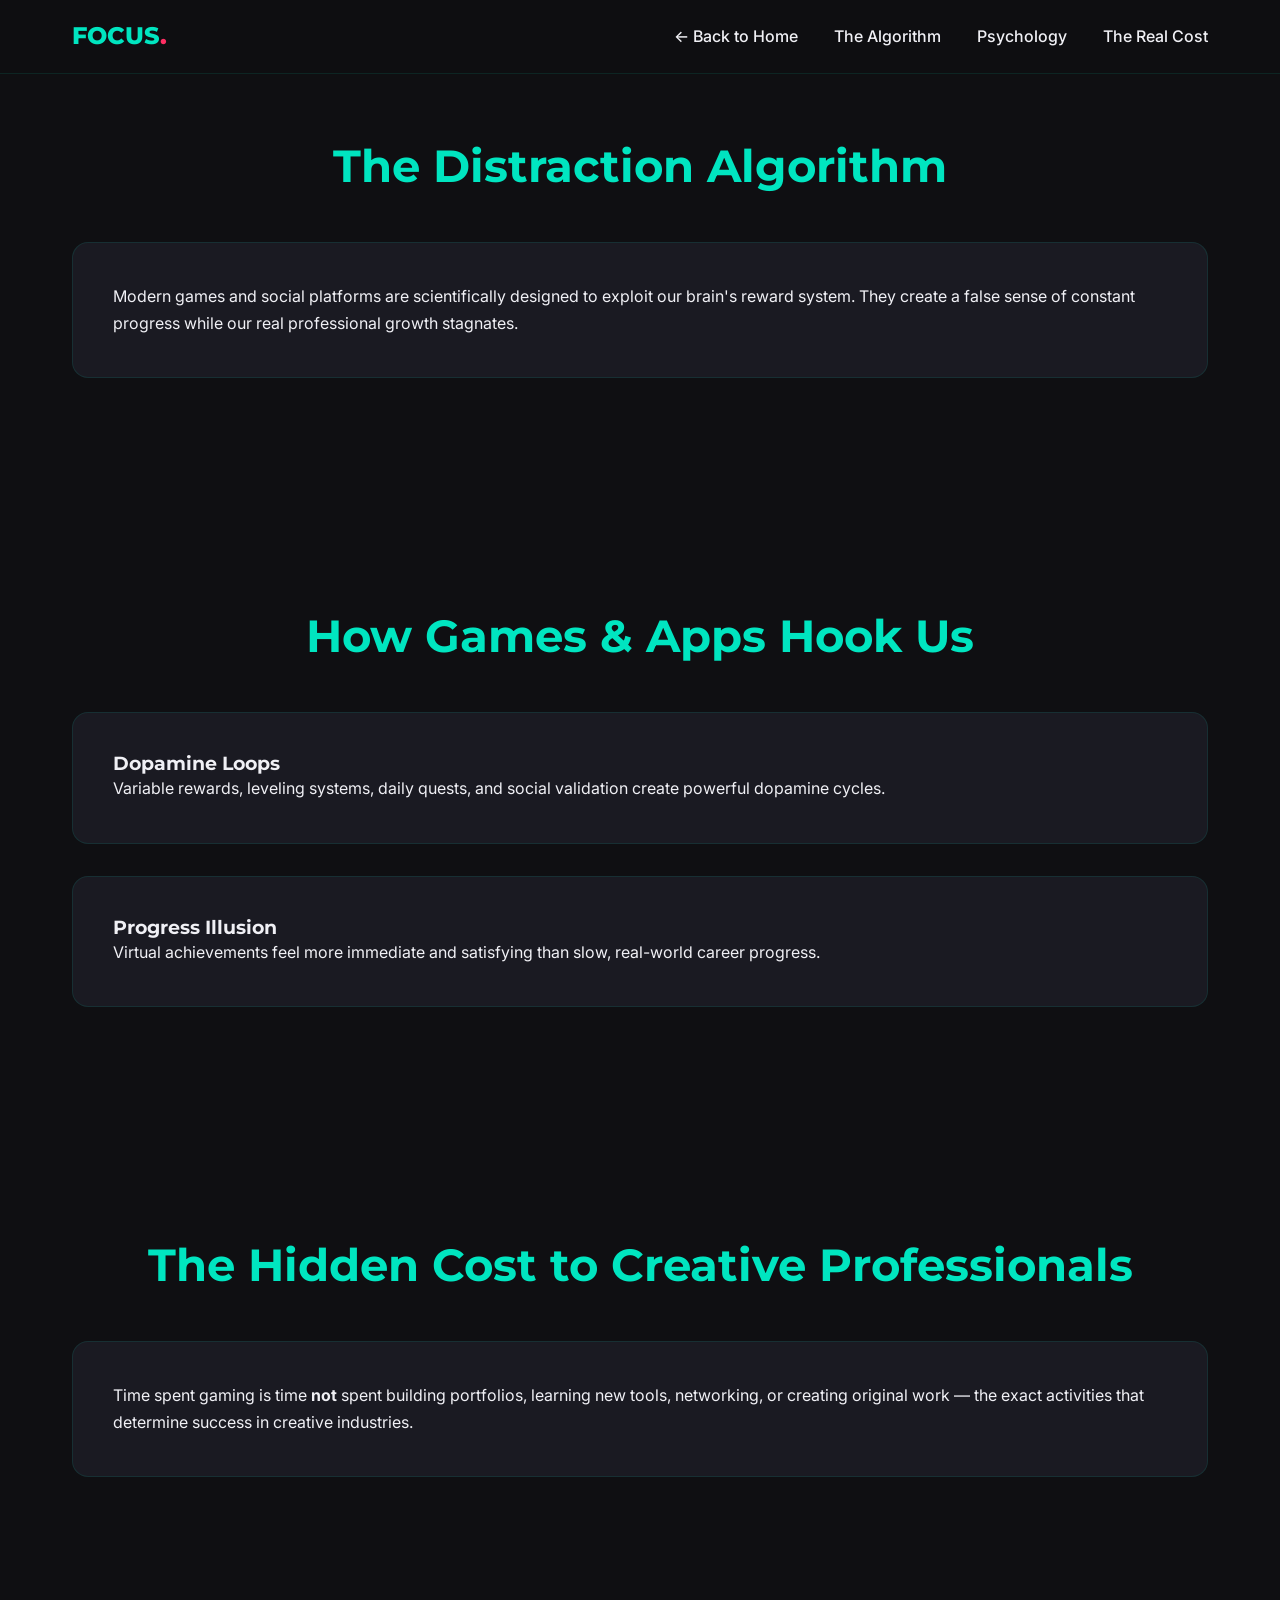
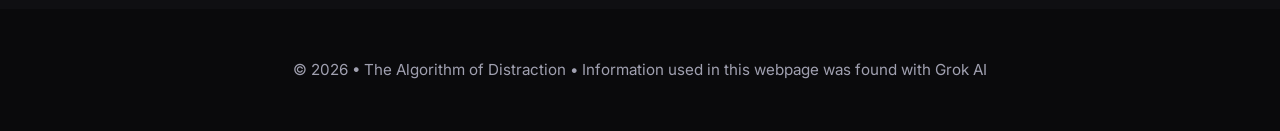
<file: paginasWebSoftware/tarea6/problem.html>
<!DOCTYPE html>
<html lang="en">
<head>
    <meta charset="UTF-8">
    <meta name="viewport" content="width=device-width, initial-scale=1.0">
    <title>The Problem • Algorithm of Distraction</title>
    <link rel="stylesheet" href="css/styles.css">
</head>
<body>

    <nav>
        <div class="nav-container">
            <a href="index.html" class="logo">FOCUS<span style="color:#FF2E63">.</span></a>
            <div class="nav-links">
                <a href="index.html">← Back to Home</a>
                <a href="#problem">The Algorithm</a>
                <a href="#psychology">Psychology</a>
                <a href="#cost">The Real Cost</a>
            </div>
        </div>
    </nav>

    <section class="section" id="problem" style="padding-top: 140px;">
        <h2 class="section-title">The Distraction Algorithm</h2>
        <div class="card">
            <p>Modern games and social platforms are scientifically designed to exploit our brain's reward system. They create a false sense of constant progress while our real professional growth stagnates.</p>
        </div>
    </section>

    <section class="section" id="psychology">
        <h2 class="section-title">How Games & Apps Hook Us</h2>
        <div class="card">
            <h3>Dopamine Loops</h3>
            <p>Variable rewards, leveling systems, daily quests, and social validation create powerful dopamine cycles.</p>
        </div>
        <div class="card">
            <h3>Progress Illusion</h3>
            <p>Virtual achievements feel more immediate and satisfying than slow, real-world career progress.</p>
        </div>
    </section>

    <section class="section" id="cost">
        <h2 class="section-title">The Hidden Cost to Creative Professionals</h2>
        <div class="card">
            <p>Time spent gaming is time <strong>not</strong> spent building portfolios, learning new tools, networking, or creating original work — the exact activities that determine success in creative industries.</p>
        </div>
    </section>

    <footer>
        <p>&copy; 2026 • The Algorithm of Distraction • Information used in this webpage was found with Grok AI</p>
    </footer>

</body>
</html>
</file>
<file: paginasWebSoftware/diseñoWeb/styles.css>
/* Modern Professional Color Scheme inspired by images */
:root {
    --lavender: #9C7BBA;
    --sunset-orange: #FF8A4D;
    --deep-purple: #5A3D8C;
    --soft-cream: #F8F4F0;
    --text-dark: #2C2C2C;
    --accent: #E85D5D;
}

* {
    margin: 0;
    padding: 0;
    box-sizing: border-box;
}

body {
    font-family: 'Segoe UI', Tahoma, Geneva, Verdana, sans-serif;
    background-color: #f9f7f4;
    color: var(--text-dark);
    line-height: 1.6;
}

.nav-container {
    max-width: 1200px;
    margin: 0 auto;
    padding: 1rem 2rem;
    display: flex;
    justify-content: space-between;
    align-items: center;
    background: white;
    box-shadow: 0 2px 10px rgba(0, 0, 0, 0.1);
}

.logo {
    font-size: 1.8rem;
    font-weight: bold;
    color: var(--deep-purple);
}

.nav-links {
    display: flex;
    list-style: none;
    gap: 2rem;
}

.nav-links a {
    text-decoration: none;
    color: var(--text-dark);
    font-weight: 500;
    transition: color 0.3s;
}

.nav-links a:hover,
.nav-links a.active {
    color: var(--lavender);
}

/* Hero Section */
.hero {
    position: relative;
    height: 70vh;
    min-height: 500px;
    overflow: hidden;
}

.hero img {
    width: 100%;
    height: 100%;
    object-fit: cover;
}

.hero-overlay {
    position: absolute;
    top: 0;
    left: 0;
    right: 0;
    bottom: 0;
    background: linear-gradient(rgba(0,0,0,0.3), rgba(90, 61, 140, 0.7));
    display: flex;
    flex-direction: column;
    justify-content: center;
    align-items: center;
    text-align: center;
    color: white;
    padding: 0 2rem;
}

.hero-overlay h1 {
    font-size: 4.5rem;
    margin-bottom: 0.5rem;
    text-shadow: 0 4px 15px rgba(0, 0, 0, 0.4);
}

.subtitle {
    font-size: 1.6rem;
    font-weight: 300;
    opacity: 0.95;
}

/* Sections */
.container {
    max-width: 1200px;
    margin: 0 auto;
    padding: 4rem 2rem;
}

h2 {
    font-size: 2.8rem;
    text-align: center;
    margin-bottom: 3rem;
    color: var(--deep-purple);
    position: relative;
}

h2:after {
    content: '';
    display: block;
    width: 80px;
    height: 3px;
    background: var(--sunset-orange);
    margin: 15px auto;
}

/* About Section */
.about-content {
    display: grid;
    grid-template-columns: 1fr 1fr;
    gap: 4rem;
    align-items: center;
}

.about-text p {
    font-size: 1.15rem;
    margin-bottom: 1.5rem;
    color: #444;
}

.about-image img {
    width: 100%;
    border-radius: 16px;
    box-shadow: 0 15px 40px rgba(0, 0, 0, 0.15);
}

/* Workspace Section */
.workspace-content {
    display: grid;
    grid-template-columns: 1fr 1fr;
    gap: 4rem;
    align-items: center;
}

.workspace-image img {
    width: 100%;
    border-radius: 16px;
    box-shadow: 0 15px 40px rgba(0, 0, 0, 0.15);
}

.workspace-text h3 {
    font-size: 1.8rem;
    margin-bottom: 1.5rem;
    color: var(--lavender);
}

.workspace-text ul {
    list-style: none;
}

.workspace-text ul li {
    padding: 0.8rem 0;
    font-size: 1.1rem;
    position: relative;
    padding-left: 1.8rem;
}

.workspace-text ul li:before {
    content: '→';
    position: absolute;
    left: 0;
    color: var(--sunset-orange);
}

/* Footer */
footer {
    background: var(--deep-purple);
    color: white;
    text-align: center;
    padding: 2.5rem 1rem;
    margin-top: 4rem;
}

/* Responsive */
@media (max-width: 768px) {
    .hero-overlay h1 {
        font-size: 3rem;
    }
    
    .about-content,
    .workspace-content {
        grid-template-columns: 1fr;
        gap: 2rem;
    }
    
    .nav-links {
        gap: 1.5rem;
    }
}
</file>
<file: paginasWebSoftware/examenParcial/styles.css>
* {
  margin: 0;
  padding: 0;
  box-sizing: border-box;
}

body {
  font-family: 'Segoe UI', system-ui, sans-serif;
  font-size: 16px;
  line-height: 1.6;
  color: #e0e0e0;
  background: linear-gradient(to bottom, #0a0f1c, #121a2e);
}

.container {
  max-width: 1200px;
  margin: 0 auto;
  padding: 0 24px;
}

/* HEADER */
header {
  background: linear-gradient(135deg, #0f1629, #1e2b5e);
  color: white;
  border-bottom: 4px solid #00ff9d;
  box-shadow: 0 4px 20px rgba(0, 255, 157, 0.2);
}

.header-top {
  display: flex;
  align-items: center;
  justify-content: space-between;
  padding: 20px 24px;
}

.header-logo {
  display: flex;
  align-items: center;
  gap: 16px;
}

.header-logo img {
  width: 68px;
  height: 68px;
  filter: drop-shadow(0 0 12px #00ff9d);
}

.title-header h1 {
  font-size: 2rem;
  font-weight: 900;
  letter-spacing: 2px;
  background: linear-gradient(90deg, #fff, #00ff9d);
  -webkit-background-clip: text;
  -webkit-text-fill-color: transparent;
}

.header-badge {
  background: #00ff9d;
  color: #0a0f1c;
  padding: 10px 24px;
  border-radius: 9999px;
  font-weight: 800;
  letter-spacing: 1.5px;
  box-shadow: 0 0 20px rgba(0, 255, 157, 0.5);
}

/* NAV */
nav {
  background: #0a0f1c;
  border-bottom: 1px solid #00ff9d33;
}

nav ul {
  display: flex;
  max-width: 1200px;
  margin: 0 auto;
  padding: 0 24px;
  list-style: none;
}

nav ul li a {
  color: #a0b0d0;
  text-decoration: none;
  padding: 18px 28px;
  font-weight: 600;
  transition: all 0.3s ease;
}

nav ul li a:hover,
nav ul li a.active {
  color: white;
  background: rgba(0, 255, 157, 0.1);
}

/* HERO */
.hero {
  background: linear-gradient(rgba(15,22,41,0.85), rgba(15,22,41,0.95)), url('https://picsum.photos/id/1015/2000/800') center/cover;
  color: white;
  text-align: center;
  padding: 120px 20px 80px;
}

.hero h2 {
  font-size: 3.2rem;
  font-weight: 900;
  letter-spacing: 3px;
  text-transform: uppercase;
}

.hero h2 span {
  color: #00ff9d;
  text-shadow: 0 0 30px #00ff9d;
}

.hero-buttons {
  display: flex;
  gap: 16px;
  justify-content: center;
  flex-wrap: wrap;
  margin-top: 30px;
}

.subpage nav {
  background: rgba(10, 15, 28, 0.98);
  backdrop-filter: blur(12px);
  border-bottom: 1px solid rgba(0, 255, 157, 0.2);
  position: sticky;
  top: 0;
  z-index: 100;
}

.subpage nav ul {
  justify-content: center;
  gap: 8px;
}

.subpage nav ul li a {
  color: #a0b0d0;
  text-decoration: none;
  padding: 20px 32px;
  font-weight: 600;
  font-size: 1.02rem;
  transition: all 0.3s ease;
  border-radius: 8px 8px 0 0;
}

.subpage nav ul li a:hover {
  color: white;
  background: rgba(0, 255, 157, 0.12);
}

.subpage nav ul li a.active {
  color: white;
  background: rgba(0, 255, 157, 0.18);
  position: relative;
}

.subpage nav ul li a.active::after {
  content: '';
  position: absolute;
  bottom: 0;
  left: 25%;
  right: 25%;
  height: 4px;
  background: #00ff9d;
  border-radius: 2px;
}

/* Hero Mini - Subpages only */
.subpage .hero-mini {
  background: linear-gradient(135deg, #0f1629, #1a2540);
  color: white;
  text-align: center;
  padding: 80px 20px 55px;
}

.subpage .hero-mini h1 {
  font-size: 2.7rem;
  font-weight: 900;
  margin-bottom: 16px;
  letter-spacing: 1px;
}

.subpage .hero-mini p {
  font-size: 1.18rem;
  color: #b0b8d0;
  max-width: 720px;
  margin: 0 auto;
}

/* Color Bar */
.subpage .color-bar {
  height: 5px;
  background: linear-gradient(to right, #ff3366, #00ff9d, #00ccff);
}

/* BUTTONS */
.btn {
  padding: 14px 32px;
  border-radius: 50px;
  font-weight: 700;
  text-decoration: none;
  font-size: 1.05rem;
  transition: all 0.3s ease;
  display: inline-flex;
  align-items: center;
  gap: 8px;
}

.btn-primary {
  background: #00ff9d;
  color: #0a0f1c;
}

.btn-primary:hover {
  background: white;
  transform: translateY(-3px);
  box-shadow: 0 10px 30px rgba(0, 255, 157, 0.4);
}

.btn-secondary {
  background: transparent;
  color: white;
  border: 2px solid #00ff9d;
}

.btn-secondary:hover {
  background: #00ff9d;
  color: #0a0f1c;
}

.btn-accent {
  background: #ff2d55;
  color: white;
}

.btn-accent:hover {
  background: #ff5e7a;
  transform: translateY(-3px);
}

/* COLOR BAR */
.color-bar {
  height: 6px;
  background: linear-gradient(to right, #ff2d55, #00ff9d, #00aaff);
}

/* QUICK STATS */
.quick-stats {
  background: #0a0f1c;
  padding: 60px 20px;
  text-align: center;
}

.stat-item strong {
  font-size: 3.5rem;
  font-weight: 900;
  background: linear-gradient(#00ff9d, #00cc7a);
  -webkit-background-clip: text;
  -webkit-text-fill-color: transparent;
}

/* SECTIONS */
.section {
  padding: 80px 24px;
}

.section-title {
  text-align: center;
  margin-bottom: 60px;
}

.section-title h2 {
  font-size: 2.6rem;
  font-weight: 900;
  color: white;
  margin-bottom: 16px;
  position: relative;
  display: inline-block;
  padding-bottom: 16px;   
}

.section-title h2::after {
  content: '';
  position: absolute;
  bottom: 0;
  left: 50%;
  transform: translateX(-50%);
  width: 90px;
  height: 5px;
  background: #00ff9d;
  border-radius: 3px;
}


.cards-grid {
  display: flex !important;
  gap: 30px;
  flex-wrap: wrap;
  justify-content: center;
  align-items: stretch;
  max-width: 1250px;
  margin: 0 auto;
  padding: 0 20px;
}

.card {
  background: #16213a;
  border: 1px solid #1e2b5e;
  border-radius: 16px;
  padding: 40px 30px;
  flex: 1 1 340px;         
  max-width: 380px;
  min-height: 480px;         
  display: flex;
  flex-direction: column;
  transition: all 0.4s ease;
  text-align: center;
  box-shadow: 0 10px 30px rgba(0, 0, 0, 0.3);
}

.card:hover {
  transform: translateY(-15px);
  border-color: #00ff9d;
  box-shadow: 0 25px 50px rgba(0, 255, 157, 0.2);
}

.card-icon {
  font-size: 4rem;
  margin-bottom: 24px;
  height: 80px;
  display: flex;
  align-items: center;
  justify-content: center;
}

.card h3 {
  font-size: 1.4rem;
  margin-bottom: 16px;
  color: #ffffff;
  font-weight: 700;
}

.card p {
  flex-grow: 1;
  margin-bottom: 28px;
  color: #b0b8d0;
  line-height: 1.65;
}

/* Card Top Borders */
.card-green { border-top: 6px solid #00ff9d; }
.card-blue  { border-top: 6px solid #00aaff; }
.card-red   { border-top: 6px solid #ff3366; }

/* VENUES */
.venues-grid {
  display: grid;
  grid-template-columns: repeat(auto-fit, minmax(260px, 1fr));
  gap: 24px;
}

.venue-card {
  background: rgba(255,255,255,0.06);
  border-radius: 16px;
  overflow: hidden;
  transition: all 0.3s;
  border: 1px solid rgba(0,255,157,0.15);
}

.venue-card:hover {
  transform: translateY(-8px);
  box-shadow: 0 15px 35px rgba(0,0,0,0.4);
}

.venue-flag {
  font-size: 3.5rem;
  display: block;
  padding: 20px 0 10px;
  text-align: center;
}

.venue-info {
  padding: 0 20px 20px;
  text-align: center;
}

.venue-country {
  display: inline-block;
  padding: 4px 14px;
  border-radius: 20px;
  font-size: 0.8rem;
  font-weight: 700;
  margin-top: 8px;
}

.usa { background: #2A398D; }
.mex { background: #00ff9d; }
.can { background: #ff2d55; }

/* LINK LIST */
.link-list {
  list-style: none;
  padding: 0;
  display: flex;
  flex-direction: column;
  gap: 12px;
}

.link-list a {
  display: block;
  padding: 16px 20px;
  background: rgba(255,255,255,0.05);
  border: 1px solid rgba(0,255,157,0.2);
  border-radius: 12px;
  color: #e0e0e0;
  text-decoration: none;
  font-weight: 600;
  transition: all 0.3s;
}

.link-list a:hover {
  background: #00ff9d;
  color: #0a0f1c;
  transform: translateX(8px);
}

/* FOOTER */
footer {
  background: #05080f;
  color: #8899bb;
  padding: 60px 24px 30px;
}

.footer-content {
  display: grid;
  grid-template-columns: repeat(auto-fit, minmax(240px, 1fr));
  gap: 40px;
  max-width: 1200px;
  margin: 0 auto;
}

.footer-col h3 {
  color: #00ff9d;
  margin-bottom: 16px;
}

.footer-bottom {
  text-align: center;
  margin-top: 40px;
  padding-top: 20px;
  border-top: 1px solid #ffffff1a;
  font-size: 0.9rem;
}

.text-center { text-align: center; }
.mt-40 { margin-top: 40px; }

/* RESPONSIVE */
@media (max-width: 768px) {
  .hero h2 { font-size: 2.4rem; }
  nav ul { flex-wrap: wrap; justify-content: center; }
}
</file>
<file: paginasWebSoftware/tarea2/styles.css>
/* styles.css */
* {
    margin: 0;
    padding: 0;
    box-sizing: border-box;
}

body {
    font-family: 'Roboto', sans-serif;
    background-color: #0a0a0a;
    color: #e0e0e0;
    line-height: 1.6;
    overflow-x: hidden;
}

.navbar {
    background: rgba(10, 10, 20, 0.95);
    backdrop-filter: blur(10px);
    position: fixed;
    top: 0;
    width: 100%;
    z-index: 1000;
    border-bottom: 2px solid #ffd700;
}

.nav-content {
    max-width: 1200px;
    margin: 0 auto;
    padding: 1rem 2rem;
    display: flex;
    justify-content: space-between;
    align-items: center;
}

.logo {
    font-family: 'Orbitron', sans-serif;
    font-size: 1.8rem;
    font-weight: 700;
    color: #ffd700;
    letter-spacing: 3px;
}

.star {
    color: #00ccff;
}

.nav-links {
    display: flex;
    list-style: none;
    gap: 2rem;
}

.nav-links a {
    color: #e0e0e0;
    text-decoration: none;
    font-weight: 500;
    transition: color 0.3s;
}

.nav-links a:hover {
    color: #00ccff;
}

/* Hero */
.hero {
    height: 100vh;
    background: linear-gradient(rgba(0, 0, 0, 0.75), rgba(0, 0, 0, 0.85)), url('images/bg.jpeg') center/cover no-repeat;
    display: flex;
    align-items: center;
    justify-content: center;
    text-align: center;
    position: relative;
}

.hero-overlay {
    position: absolute;
    top: 0;
    left: 0;
    width: 100%;
    height: 100%;
    background: radial-gradient(circle at center, transparent 40%, rgba(0, 20, 50, 0.8) 100%);
}

.hero-content {
    z-index: 2;
    max-width: 800px;
    padding: 2rem;
}

.hero-title {
    font-family: 'Orbitron', sans-serif;
    font-size: 5rem;
    color: #ffd700;
    text-shadow: 0 0 20px rgba(255, 215, 0, 0.8);
    margin-bottom: 0.5rem;
    letter-spacing: 8px;
}

.hero-subtitle {
    font-size: 1.8rem;
    color: #00ccff;
    margin-bottom: 2rem;
}

.cta-button {
    display: inline-block;
    padding: 14px 40px;
    background: transparent;
    color: #ffd700;
    border: 2px solid #ffd700;
    font-size: 1.1rem;
    text-decoration: none;
    border-radius: 4px;
    transition: all 0.4s;
}

.cta-button:hover {
    background: #ffd700;
    color: #0a0a0a;
    transform: scale(1.05);
}

/* Sections */
.container {
    max-width: 1200px;
    margin: 0 auto;
    padding: 0 2rem;
}

.intro {
    padding: 6rem 0;
    text-align: center;
    background: #111827;
}

.intro h2 {
    font-family: 'Orbitron', sans-serif;
    font-size: 2.8rem;
    margin-bottom: 1.5rem;
    color: #00ffcc;
}

.section-title {
    font-family: 'Orbitron', sans-serif;
    font-size: 3rem;
    text-align: center;
    margin: 4rem 0 3rem;
    color: #ffd700;
    position: relative;
}

.section-title:after {
    content: '';
    display: block;
    width: 80px;
    height: 3px;
    background: linear-gradient(to right, #00ccff, #ffd700);
    margin: 15px auto;
}

/* Movie Grid */
.movie-grid {
    display: grid;
    grid-template-columns: repeat(auto-fit, minmax(320px, 1fr));
    gap: 2rem;
    margin-bottom: 4rem;
}

.movie-card {
    background: #1a2333;
    border-radius: 8px;
    overflow: hidden;
    transition: transform 0.3s, box-shadow 0.3s;
    border: 1px solid #334155;
}

.movie-card:hover {
    transform: translateY(-15px);
    box-shadow: 0 20px 30px rgba(0, 204, 255, 0.2);
}

.movie-poster {
    height: 220px;
    background-size: cover;
    background-position: center;
    position: relative;
    display: flex;
    align-items: flex-start;
    justify-content: flex-end;
    padding: 15px;
}

.episode-badge {
    background: rgba(255, 215, 0, 0.9);
    color: #000;
    padding: 4px 12px;
    font-family: 'Orbitron', sans-serif;
    font-size: 0.9rem;
    font-weight: bold;
    border-radius: 20px;
}

.movie-info {
    padding: 1.5rem;
}

.movie-info h4 {
    color: #ffd700;
    margin-bottom: 0.3rem;
}

.year {
    color: #00ccff;
    font-size: 0.95rem;
    display: block;
    margin-bottom: 0.8rem;
}

.director {
    color: #94a3b8;
    font-size: 0.95rem;
    margin-bottom: 1rem;
}

.short-desc {
    color: #cbd5e1;
    margin-bottom: 1.2rem;
    font-size: 0.95rem;
}

.read-more {
    background: none;
    border: 1px solid #00ccff;
    color: #00ccff;
    padding: 8px 20px;
    border-radius: 4px;
    cursor: pointer;
    transition: all 0.3s;
}

.read-more:hover {
    background: #00ccff;
    color: #0a0a0a;
}

/* Trilogy Headers */
.trilogy-header {
    margin: 3rem 0 1.5rem;
    padding: 1rem 2rem;
    background: linear-gradient(90deg, #1e2937, #334155);
    border-left: 6px solid #ff3333;
}

.originals {
    border-left-color: #00cc66;
}

.trilogy-header h3 {
    font-family: 'Orbitron', sans-serif;
    color: #e0e0e0;
    font-size: 1.6rem;
}

/* Legacy */
.legacy {
    padding: 6rem 0;
    background: linear-gradient(180deg, #0f172a, #1e2937);
    text-align: center;
}

.legacy h2 {
    font-family: 'Orbitron', sans-serif;
    font-size: 2.8rem;
    margin-bottom: 1.5rem;
    color: #ffd700;
}

/* Modal */
.modal {
    display: none;
    position: fixed;
    z-index: 2000;
    left: 0;
    top: 0;
    width: 100%;
    height: 100%;
    background-color: rgba(0, 0, 0, 0.85);
}

.modal-content {
    background-color: #1a2333;
    margin: 8% auto;
    padding: 2.5rem;
    border: 3px solid #ffd700;
    width: 90%;
    max-width: 700px;
    border-radius: 8px;
    position: relative;
}

.close {
    position: absolute;
    top: 15px;
    right: 25px;
    font-size: 2.5rem;
    font-weight: bold;
    color: #ffd700;
    cursor: pointer;
}

.close:hover {
    color: #ff5555;
}

/* Footer */
footer {
    background: #050505;
    padding: 3rem 0;
    text-align: center;
    border-top: 2px solid #334155;
}

footer p {
    margin: 0.5rem 0;
    color: #64748b;
}

/* Responsive */
@media (max-width: 768px) {
    .hero-title {
        font-size: 3.2rem;
    }

    .nav-links {
        gap: 1rem;
        font-size: 0.95rem;
    }
}


.poster {
    width: 100%;
    height: 380px;
    object-fit: cover;
    border: 3px solid var(--border-subtle);
    margin-bottom: 24px;
    box-shadow: 0 10px 30px rgba(0, 0, 0, 0.6);
    transition: transform 0.4s ease;
}

.film-card:hover .poster {
    transform: scale(1.03);
}

.card-saber-line {
    box-shadow: 0 0 12px currentColor,
        0 0 25px currentColor;
}

.film-card {
    box-shadow: 0 8px 25px rgba(0, 0, 0, 0.7);
}
</file>
<file: paginasWebSoftware/tarea6/css/styles.css>
/* ==================== DIGITAL TENSION - MAIN STYLES ==================== */

@import url('https://fonts.googleapis.com/css2?family=Montserrat:wght@400;500;600;700;800&family=Inter:wght@400;500;600&family=IBM+Plex+Mono:wght@400;500&display=swap');

:root {
    --bg: #0F0F12;
    --surface: #1A1A22;
    --primary: #00E5C0;
    --accent: #FF2E63;
    --text: #F0F0F5;
    --text-secondary: #A0A0B0;
    --success: #39FF9E;
}

* {
    margin: 0;
    padding: 0;
    box-sizing: border-box;
}

body {
    font-family: 'Inter', sans-serif;
    background-color: var(--bg);
    color: var(--text);
    line-height: 1.7;
}

h1, h2, h3, h4 {
    font-family: 'Montserrat', sans-serif;
    font-weight: 700;
    line-height: 1.2;
}

.mono {
    font-family: 'IBM Plex Mono', monospace;
}

/* Navigation */
nav {
    background: rgba(15, 15, 18, 0.95);
    backdrop-filter: blur(10px);
    position: fixed;
    width: 100%;
    z-index: 1000;
    border-bottom: 1px solid rgba(0, 229, 192, 0.1);
}

.nav-container {
    max-width: 1200px;
    margin: 0 auto;
    padding: 1rem 2rem;
    display: flex;
    justify-content: space-between;
    align-items: center;
}

.logo {
    font-family: 'Montserrat', sans-serif;
    font-size: 1.5rem;
    font-weight: 800;
    color: var(--primary);
    text-decoration: none;
}

.nav-links a {
    color: var(--text);
    text-decoration: none;
    margin-left: 2rem;
    font-weight: 500;
    transition: color 0.3s;
}

.nav-links a:hover {
    color: var(--primary);
}

/* Buttons */
.btn {
    padding: 14px 32px;
    border-radius: 50px;
    font-weight: 600;
    text-decoration: none;
    display: inline-block;
    transition: all 0.3s;
    border: none;
    cursor: pointer;
}

.btn-primary {
    background: var(--primary);
    color: #0F0F12;
}

.btn-primary:hover {
    background: #00ffcc;
    transform: translateY(-3px);
}

.btn-secondary {
    background: transparent;
    color: var(--text);
    border: 2px solid var(--primary);
}

.btn-secondary:hover {
    background: var(--primary);
    color: #0F0F12;
}

/* Hero */
.hero {
    height: 100vh;
    display: flex;
    align-items: center;
    background: linear-gradient(rgba(15,15,18,0.85), rgba(15,15,18,0.9)), url('https://images.unsplash.com/photo-1550745165-9bc0b252726f?ixlib=rb-4.0.3&auto=format&fit=crop&q=80') center/cover no-repeat;
    text-align: center;
    padding-top: 80px;
}

.hero-content {
    max-width: 900px;
    margin: 0 auto;
    padding: 0 2rem;
}

.hero h1 {
    font-size: 4.2rem;
    margin-bottom: 1rem;
    background: linear-gradient(90deg, #00E5C0, #FF2E63);
    -webkit-background-clip: text;
    -webkit-text-fill-color: transparent;
}

.hero p {
    font-size: 1.35rem;
    color: var(--text-secondary);
    margin-bottom: 2.5rem;
}

/* Sections */
.section {
    padding: 100px 0;
    max-width: 1200px;
    margin: 0 auto;
    padding-left: 2rem;
    padding-right: 2rem;
}

.section-title {
    font-size: 2.8rem;
    text-align: center;
    margin-bottom: 3rem;
    color: var(--primary);
}

.card {
    background: var(--surface);
    border-radius: 16px;
    padding: 2.5rem;
    margin-bottom: 2rem;
    transition: all 0.4s;
    border: 1px solid rgba(0, 229, 192, 0.1);
}

.card:hover {
    transform: translateY(-10px);
    border-color: var(--primary);
    box-shadow: 0 20px 40px rgba(0, 229, 192, 0.15);
}

/* Resources */
.resource-grid {
    display: grid;
    grid-template-columns: repeat(auto-fit, minmax(350px, 1fr));
    gap: 2rem;
}

/* Footer */
footer {
    background: #0A0A0C;
    padding: 3rem 0;
    text-align: center;
    color: var(--text-secondary);
    font-size: 0.95rem;
}

/* Responsive */
@media (max-width: 768px) {
    .hero h1 {
        font-size: 3.2rem;
    }
    
    .nav-links a {
        margin-left: 1rem;
        font-size: 0.95rem;
    }
}
</file>
